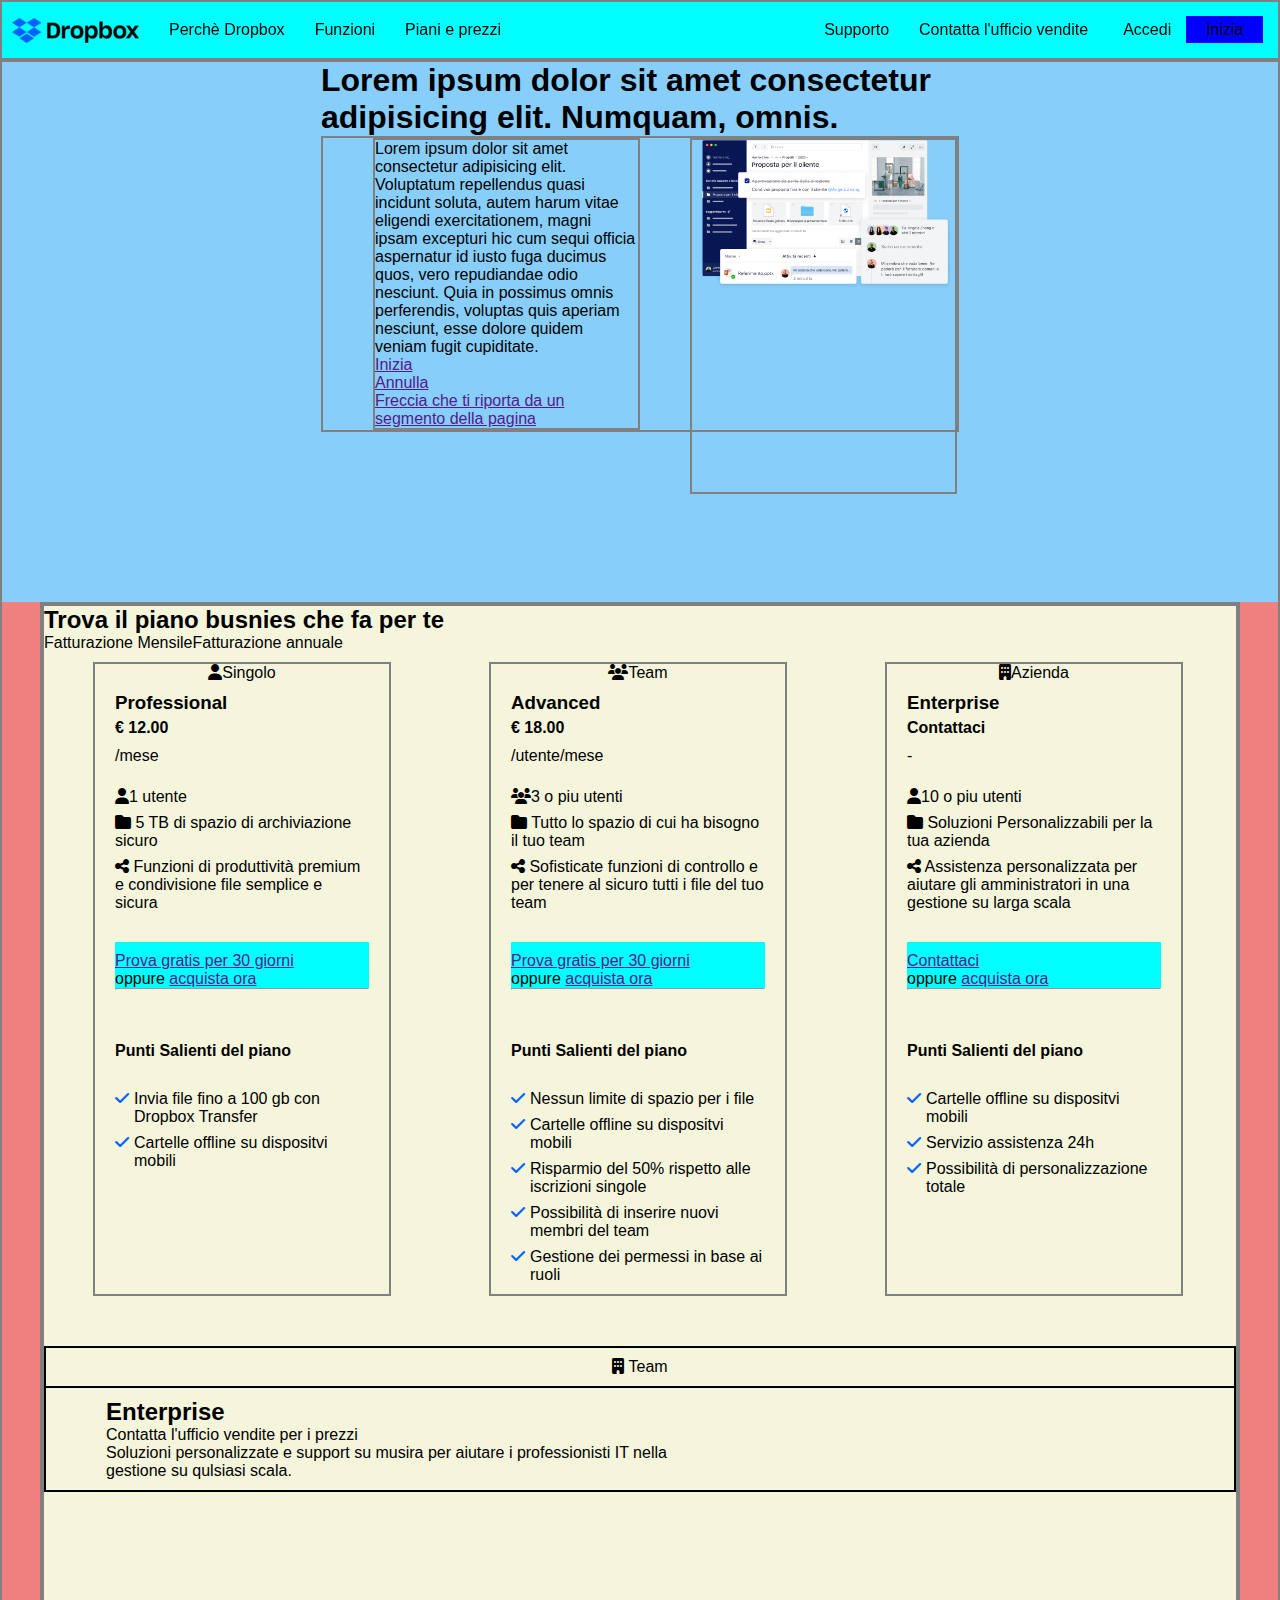
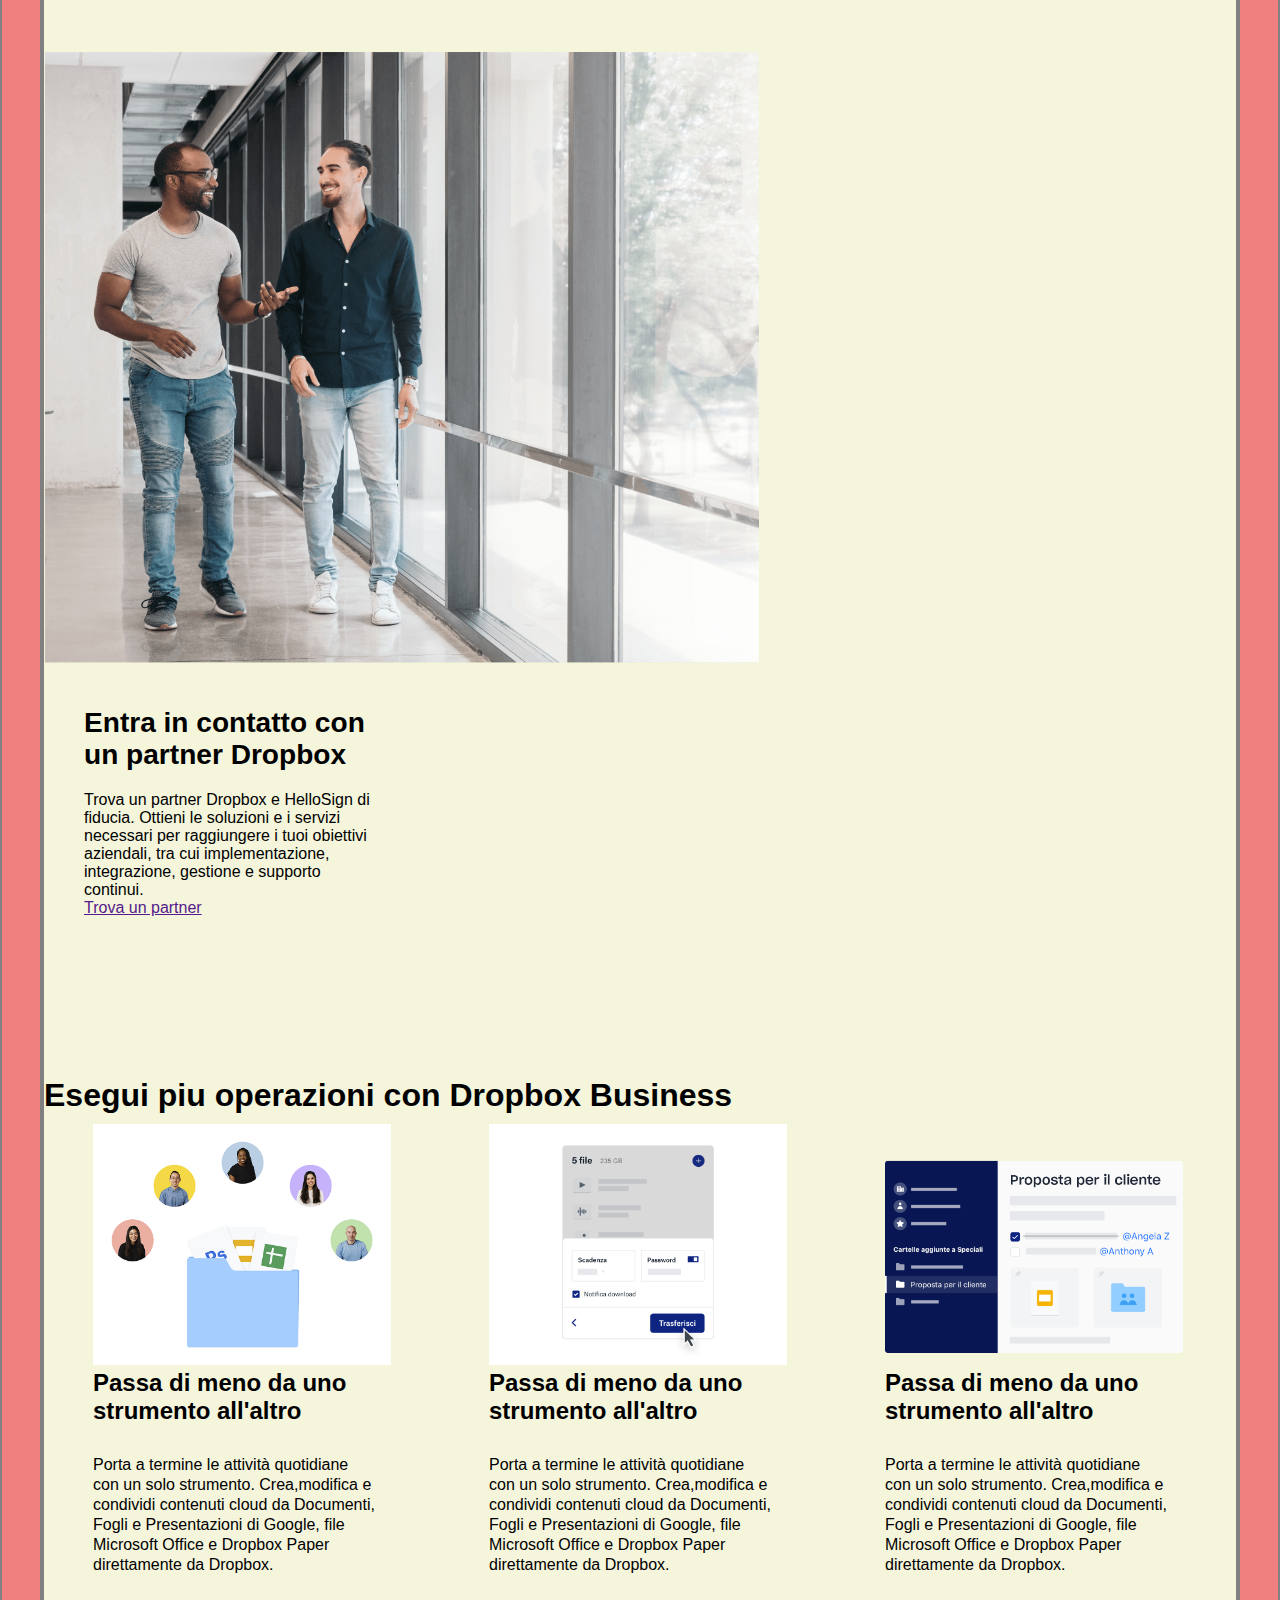
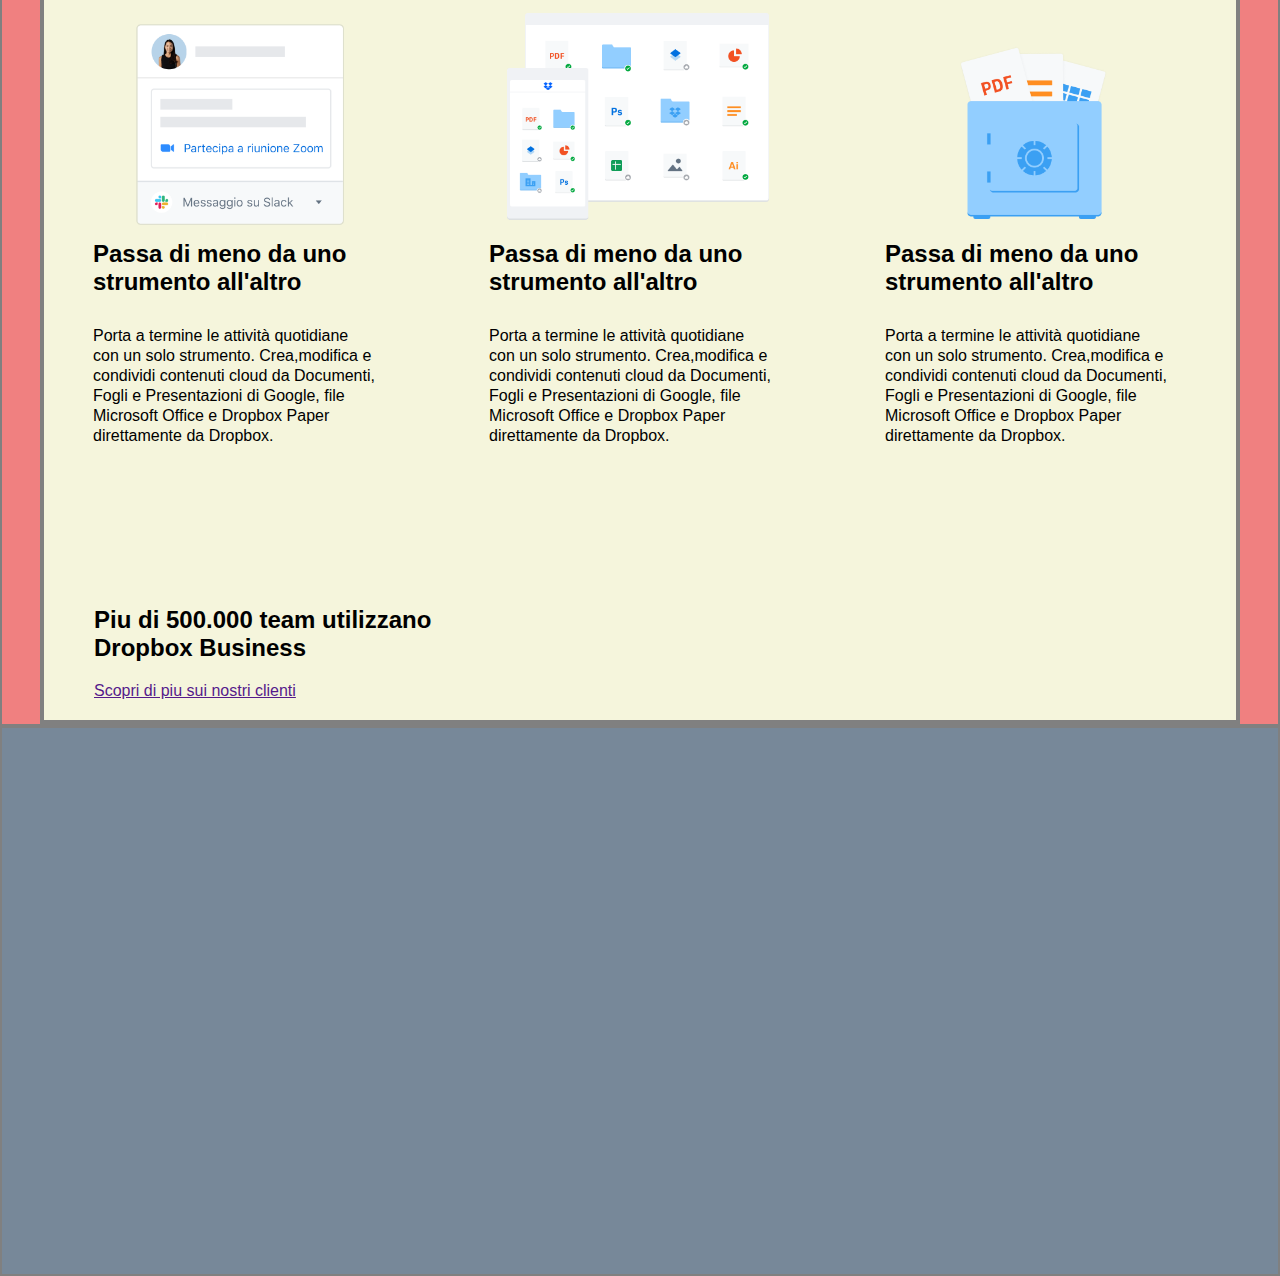
<file: index.html>
<!DOCTYPE html>
<html lang="en">

<head>
    <meta charset="UTF-8">
    <meta name="viewport" content="width=device-width, initial-scale=1.0">
    <link rel="stylesheet" href="https://cdnjs.cloudflare.com/ajax/libs/font-awesome/6.7.2/css/all.min.css"
        integrity="sha512-Evv84Mr4kqVGRNSgIGL/F/aIDqQb7xQ2vcrdIwxfjThSH8CSR7PBEakCr51Ck+w+/U6swU2Im1vVX0SVk9ABhg=="
        crossorigin="anonymous" referrerpolicy="no-referrer" />

    <link rel="stylesheet" href="./css/style.css">
    <title>Dropbox</title>
</head>

<body class="debug">

    <header class="site_header">
        <div class="nav_header">
            <div class="logo_header">
                <img src="./img/logo-small.png" alt="Logo Dropbox">

                <div class="list_left_header">
                    <ul class="list_flex list_left">
                        <li><a href="">Perchè Dropbox</a></li>
                        <li><a href="">Funzioni</a></li>
                        <li><a href="">Piani e prezzi</a></li>
                    </ul>
                </div>
            </div>
            <div class="list_right_header">
                <ul class="list_flex list_right">
                    <li><a href="">Supporto</a></li>
                    <li><a href="">Contatta l'ufficio vendite</a></li>

                </ul>
                <div class="button">
                    <span><a href="">Accedi</a>
                    </span><span class="bt_blue"><a href="">Inizia</a></span>
                </div>

            </div>

        </div>

    </header>

    <main class="site_main">
        <section class="jumbo">
            <div class="container_desc_jumbo">
                <div class="title_jumbo">
                    <h1>Lorem ipsum dolor sit amet consectetur adipisicing elit. Numquam, omnis.</h1>
                </div>
                <div class="container_desc_img_jumbo  ">
                    <div class="desc_jumbo col-6 ">
                        <p>Lorem ipsum dolor sit amet consectetur adipisicing elit. Voluptatum repellendus quasi
                            incidunt soluta, autem harum vitae eligendi exercitationem, magni ipsam excepturi hic cum
                            sequi officia aspernatur id iusto fuga ducimus quos, vero repudiandae odio nesciunt. Quia in
                            possimus omnis perferendis, voluptas quis aperiam nesciunt, esse dolore quidem veniam fugit
                            cupiditate.</p>
                        <div class="button_start_trial">
                            <a href="">Inizia</a>
                        </div>
                        <div class="button_cancel">
                            <a href="">Annulla</a>
                        </div>
                        <div class="down_arrow">
                            <a href="">Freccia che ti riporta da un segmento della pagina</a>
                        </div>
                    </div>
                    <div class="img_jumbo col-6 ">
                        <img src="./img/jumbo.png" alt="">
                    </div>

                </div>
            </div>
        </section>
        <div class="container_sections">
            <section class="plan">
                <div class="title_section_plan">
                    <h2>Trova il piano busnies che fa per te</h2>
                </div>
                <div class="option_payement">
                    <span>Fatturazione Mensile</span><span>Fatturazione annuale</span>
                </div>
                <div class="plans_payament">

                    <!-- ss -->

                    <!-- inizio colonna Professional -->
                    <div class="plan_col col-3 col_professional">
                        <div class="plan_type">
                            <p><i class="fa-solid fa-user"></i>Singolo</p>
                        </div>
                        <div class="desc_plan_professional">
                            <div class="info_price_plan">
                                <div class="info_title_plan">
                                    <div class="title_plan">
                                        <h3>Professional</h3>
                                    </div>
                                    <div class="list_title_plan">
                                        <ul>
                                            <li class="price"><strong>&euro; 12.00</strong></li>
                                            <li class="txt_grey">/mese</li>
                                        </ul>
                                    </div>
                                </div>
                                <div class="desc_lis_plan">
                                    <ul>
                                        <li class="for_one"><i class="fa-solid fa-user"></i>1 utente</li>
                                        <li class="storage_space"><i class="fa-solid fa-folder"></i> 5 TB di spazio di
                                            archiviazione sicuro
                                        </li>
                                        <li class="share"><i class="fa-solid fa-share-nodes"></i> Funzioni di
                                            produttività premium e
                                            condivisione file semplice e sicura</li>
                                    </ul>
                                </div>
                            </div>
                            <div class="try_trial">
                                <p class="bt_blue"><a href="">Prova gratis per 30 giorni</a></p>
                                <p class="else">oppure <a href="">acquista ora</a></p>
                            </div>
                            <hr>
                            <div class="points_plane">
                                <div class="title_section_point">
                                    <h4>Punti Salienti del piano</h4>
                                </div>
                                <div class="list_point">
                                    <ul>

                                        <li><span><i class="fa-solid fa-check"></i></span> Invia file fino a 100 gb con
                                            Dropbox
                                            Transfer</li>
                                        <li><span><i class="fa-solid fa-check"></i></span> Cartelle offline su
                                            dispositvi
                                            mobili</li>
                                    </ul>
                                </div>
                            </div>
                        </div>
                    </div>
                    <!-- fine colonna -->

                    <!-- inizio colonna Advanced -->
                    <div class="plan_col col-3 col_advanced">
                        <div class="plan_type">
                            <p><i class="fa-solid fa-users"></i>Team</p>
                        </div>
                        <div class="desc_plan_advanced">
                            <div class="info_price_plan">
                                <div class="info_title_plan">
                                    <div class="title_plan">
                                        <h3>Advanced</h3>
                                    </div>
                                    <div class="list_title_plan">
                                        <ul>
                                            <li class="price"><strong>&euro; 18.00</strong></li>
                                            <li class="txt_grey">/utente/mese</li>
                                        </ul>
                                    </div>
                                </div>
                                <div class="desc_lis_plan">
                                    <ul>
                                        <li class="for_one"><i class="fa-solid fa-users"></i>3 o piu utenti</li>
                                        <li class="storage_space"><i class="fa-solid fa-folder"></i> Tutto lo spazio di
                                            cui ha bisogno il
                                            tuo team
                                        </li>
                                        <li class="share"> <i class="fa-solid fa-share-nodes"></i> Sofisticate funzioni
                                            di controllo e per
                                            tenere al sicuro tutti i file del tuo team</li>
                                    </ul>
                                </div>
                            </div>
                            <div class="try_trial">
                                <p class="bt_blue"><a href="">Prova gratis per 30 giorni</a></p>
                                <p class="else">oppure <a href="">acquista ora</a></p>
                            </div>
                            <hr>
                            <div class="points_plane">
                                <div class="title_section_point">
                                    <h4>Punti Salienti del piano</h4>
                                </div>
                                <div class="list_point">
                                    <ul>
                                        <li><span><i class="fa-solid fa-check"></i></span>
                                            Nessun limite di spazio per i file
                                        </li>
                                        <li><span><i class="fa-solid fa-check"></i></span> Cartelle offline su
                                            dispositvi
                                            mobili</li>
                                        <li><span><i class="fa-solid fa-check"></i></span> Risparmio del 50% rispetto
                                            alle
                                            iscrizioni singole</li>
                                        <li><span><i class="fa-solid fa-check"></i></span> Possibilità di inserire nuovi
                                            membri
                                            del team</li>
                                        <li><span><i class="fa-solid fa-check"></i></span> Gestione dei permessi in base
                                            ai
                                            ruoli</li>

                                    </ul>
                                </div>
                            </div>
                        </div>
                    </div>
                    <!-- fine colonna -->

                    <!-- inizio colonna Enterprise -->
                    <div class="plan_col col-3 col_enterprise">
                        <div class="plan_type">
                            <p><i class="fa-solid fa-building"></i>Azienda</p>
                        </div>
                        <div class="desc_plan_enterprise">
                            <div class="info_price_plan">
                                <div class="info_title_plan">
                                    <div class="title_plan">
                                        <h3>Enterprise</h3>
                                    </div>
                                    <div class="list_title_plan">
                                        <ul>
                                            <li class="price"><strong>Contattaci</strong></li>
                                            <li class="txt_grey">-</li>
                                        </ul>
                                    </div>
                                </div>
                                <div class="desc_lis_plan">
                                    <ul>
                                        <li class="for_one"><i class="fa-solid fa-user"></i>10 o piu utenti</li>
                                        <li class="storage_space"><i class="fa-solid fa-folder"></i> Soluzioni
                                            Personalizzabili per la tua
                                            azienda
                                        </li>
                                        <li class="share"> <i class="fa-solid fa-share-nodes"></i> Assistenza
                                            personalizzata per aiutare gli
                                            amministratori in una gestione su larga scala</li>
                                    </ul>
                                </div>
                            </div>
                            <div class="try_trial">
                                <p class="bt_blue"><a href="">Contattaci</a></p>
                                <p class="else">oppure <a href="">acquista ora</a></p>
                            </div>
                            <hr>
                            <div class="points_plane">
                                <div class="title_section_point">
                                    <h4>Punti Salienti del piano</h4>
                                </div>
                                <div class="list_point">
                                    <ul>

                                        <li><span class="check_blue"><span><i
                                                        class="fa-solid fa-check"></i></span></span>
                                            Cartelle offline su dispositvi
                                            mobili</li>
                                        <li><span class="check_blue"><span><i
                                                        class="fa-solid fa-check"></i></span></span>
                                            Servizio assistenza 24h</li>
                                        <li><span class="check_blue"><span><i
                                                        class="fa-solid fa-check"></i></span></span>
                                            Possibilità di personalizzazione
                                            totale</li>
                                    </ul>
                                </div>
                            </div>
                        </div>
                    </div>
                    <!-- fine colonna -->

                </div>
                <div class="col-12 col_team_enterprise">
                    <div class="icon_plan">
                        <p><i class="fa-solid fa-building"></i> Team</p>
                    </div>
                    <div class="plan_col d_flex col_int_team">
                        <div class="col-6">
                            <div class=".title_plan">
                                <h2>Enterprise</h2>
                            </div>
                            <div class="desc_plan_team_enterspise">
                                <p>Contatta l'ufficio vendite per i prezzi</p>
                            </div>
                            <div class="info_plan_team_enterprise">
                                <p>Soluzioni personalizzate e support su musira per aiutare i professionisti IT nella
                                    gestione su qulsiasi scala.</p>
                            </div>
                        </div>

                    </div>
                </div>
                <div class="partner_drop ">
                    <div class="container_partner d_flexx  ">
                        <div class="cont_img"><img src="./img/partner.png" alt=""></div>
                        <div class="text_partner">
                            <div class="title_partner">
                                <h3>
                                    Entra in contatto con un partner Dropbox
                                </h3>
                            </div>
                            <div class="desc_partner">
                                <p>Trova un partner Dropbox e HelloSign di fiducia. Ottieni le soluzioni e i servizi
                                    necessari per raggiungere i tuoi obiettivi aziendali, tra cui implementazione,
                                    integrazione, gestione e supporto continui.</p>
                                <div class="bt_partner">
                                    </span><span class="bt_blue"><a href="">Trova un partner</a></span>
                                </div>
                            </div>

                        </div>
                    </div>
                </div>
                <section>
                    <div class="more_cards">
                        <div class="title_section_cards">
                            <h1>
                                Esegui piu operazioni con Dropbox Business
                            </h1>
                        </div>
                        <div class="cards d_flex">
                            <div class="col-3 card_switching">
                                <div class="img_card">
                                    <img src="./img/business-feature-switching-tools.png" alt="">
                                </div>
                                <div class="title_card title_card_switching">
                                    <h2>Passa di meno da uno strumento all'altro</h2>
                                </div>
                                <div class="desc_card desc_card_switching">
                                    <p>Porta a termine le attività quotidiane con un solo strumento. Crea,modifica e
                                        condividi contenuti cloud da Documenti, Fogli e Presentazioni di Google, file
                                        Microsoft Office e Dropbox Paper direttamente da Dropbox.</p>
                                </div>

                            </div>
                            <div class="col-3 card_send_files">
                                <div class="img_card img_card_send_files">
                                    <img src="./img/business-feature-send-files-it.png" alt="">
                                </div>
                                <div class="title_card title_card_send_files">
                                    <h2>Passa di meno da uno strumento all'altro</h2>
                                </div>
                                <div class="desc_card desc_card_send_files">
                                    <p>Porta a termine le attività quotidiane con un solo strumento. Crea,modifica e
                                        condividi contenuti cloud da Documenti, Fogli e Presentazioni di Google, file
                                        Microsoft Office e Dropbox Paper direttamente da Dropbox.</p>
                                </div>

                            </div>
                            <div class="col-3 card_coordinate">
                                <div class="img_card img_card_coordinate">
                                    <img src="./img/business-feature-coordinate-it.png" alt="">
                                </div>
                                <div class="title_card title_card_coordinate">
                                    <h2>Passa di meno da uno strumento all'altro</h2>
                                </div>
                                <div class="desc_card desc_card_coordinate">
                                    <p>Porta a termine le attività quotidiane con un solo strumento. Crea,modifica e
                                        condividi contenuti cloud da Documenti, Fogli e Presentazioni di Google, file
                                        Microsoft Office e Dropbox Paper direttamente da Dropbox.</p>
                                </div>

                            </div>

                            <div class="col-3 card_integration">
                                <div class="img_card img_card_integration">
                                    <img src="./img/business-feature-integrations-it.png" alt="">
                                </div>
                                <div class="title_card title_card_integration">
                                    <h2>Passa di meno da uno strumento all'altro</h2>
                                </div>
                                <div class="desc_card desc_card_integration">
                                    <p>Porta a termine le attività quotidiane con un solo strumento. Crea,modifica e
                                        condividi contenuti cloud da Documenti, Fogli e Presentazioni di Google, file
                                        Microsoft Office e Dropbox Paper direttamente da Dropbox.</p>
                                </div>

                            </div>
                            <div class="col-3 card_multidevice">
                                <div class="img_card img_card_multidevice">
                                    <img src="./img/business-feature-multi-device.png" alt="">
                                </div>
                                <div class="title_card title_card_multidevice">
                                    <h2>Passa di meno da uno strumento all'altro</h2>
                                </div>
                                <div class="desc_card desc_card_multidevice">
                                    <p>Porta a termine le attività quotidiane con un solo strumento. Crea,modifica e
                                        condividi contenuti cloud da Documenti, Fogli e Presentazioni di Google, file
                                        Microsoft Office e Dropbox Paper direttamente da Dropbox.</p>
                                </div>

                            </div>
                            <div class="col-3 card_security">
                                <div class="img_card img_card_security">
                                    <img src="./img/business-feature-security.png" alt="">
                                </div>
                                <div class="title_card title_card_security">
                                    <h2>Passa di meno da uno strumento all'altro</h2>
                                </div>
                                <div class="desc_card desc_card_security">
                                    <p>Porta a termine le attività quotidiane con un solo strumento. Crea,modifica e
                                        condividi contenuti cloud da Documenti, Fogli e Presentazioni di Google, file
                                        Microsoft Office e Dropbox Paper direttamente da Dropbox.</p>
                                </div>

                            </div>
                        </div>


                    </div>
                    <section>
                        <div class="scopri">
                            <div class="title_scopri">
                                <h2>Piu di 500.000 team utilizzano Dropbox Business</h2>
                            </div>
                            <div class="call_to_action">
                                <a href="">Scopri di piu sui nostri clienti</a>
                            </div>
                        </div>
                    </section>
                </section>
            </section>
        </div>


    </main>


    <footer class="site_footer">



    </footer>


</body>

</html>
</file>
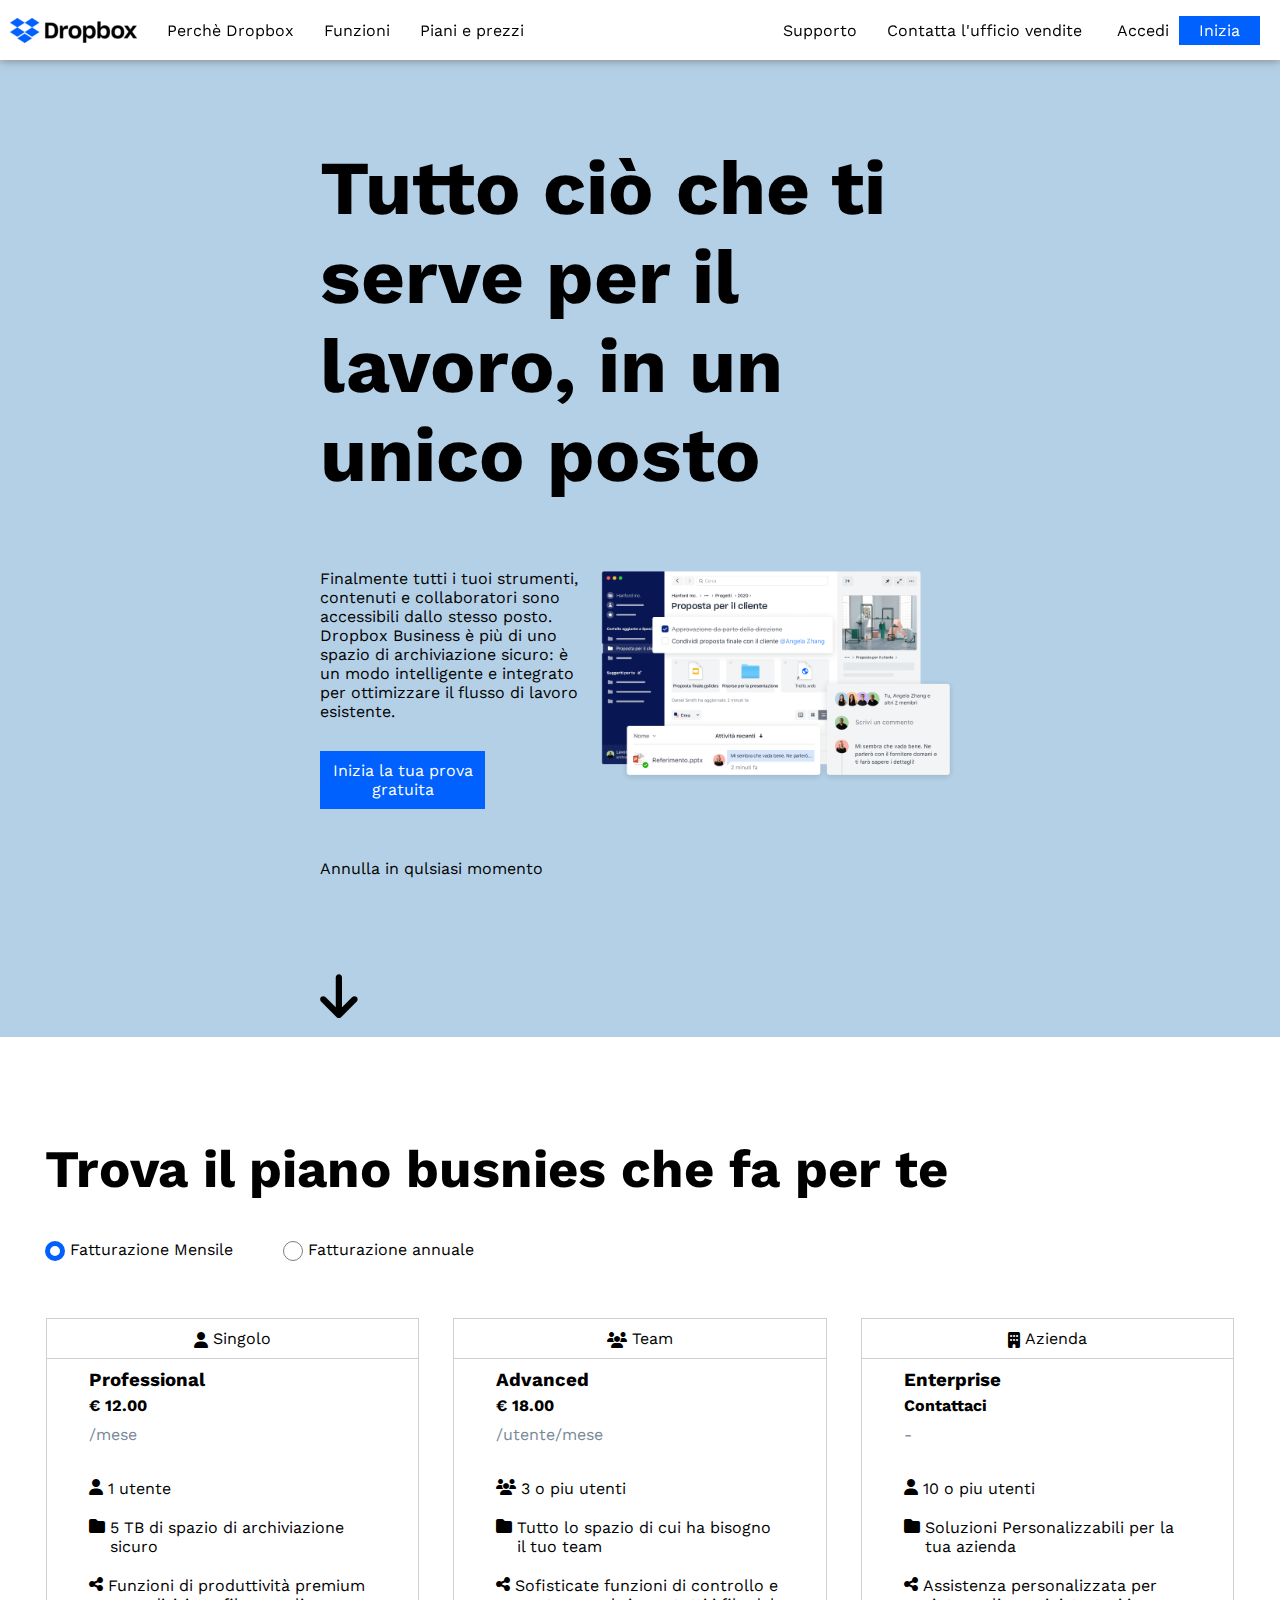
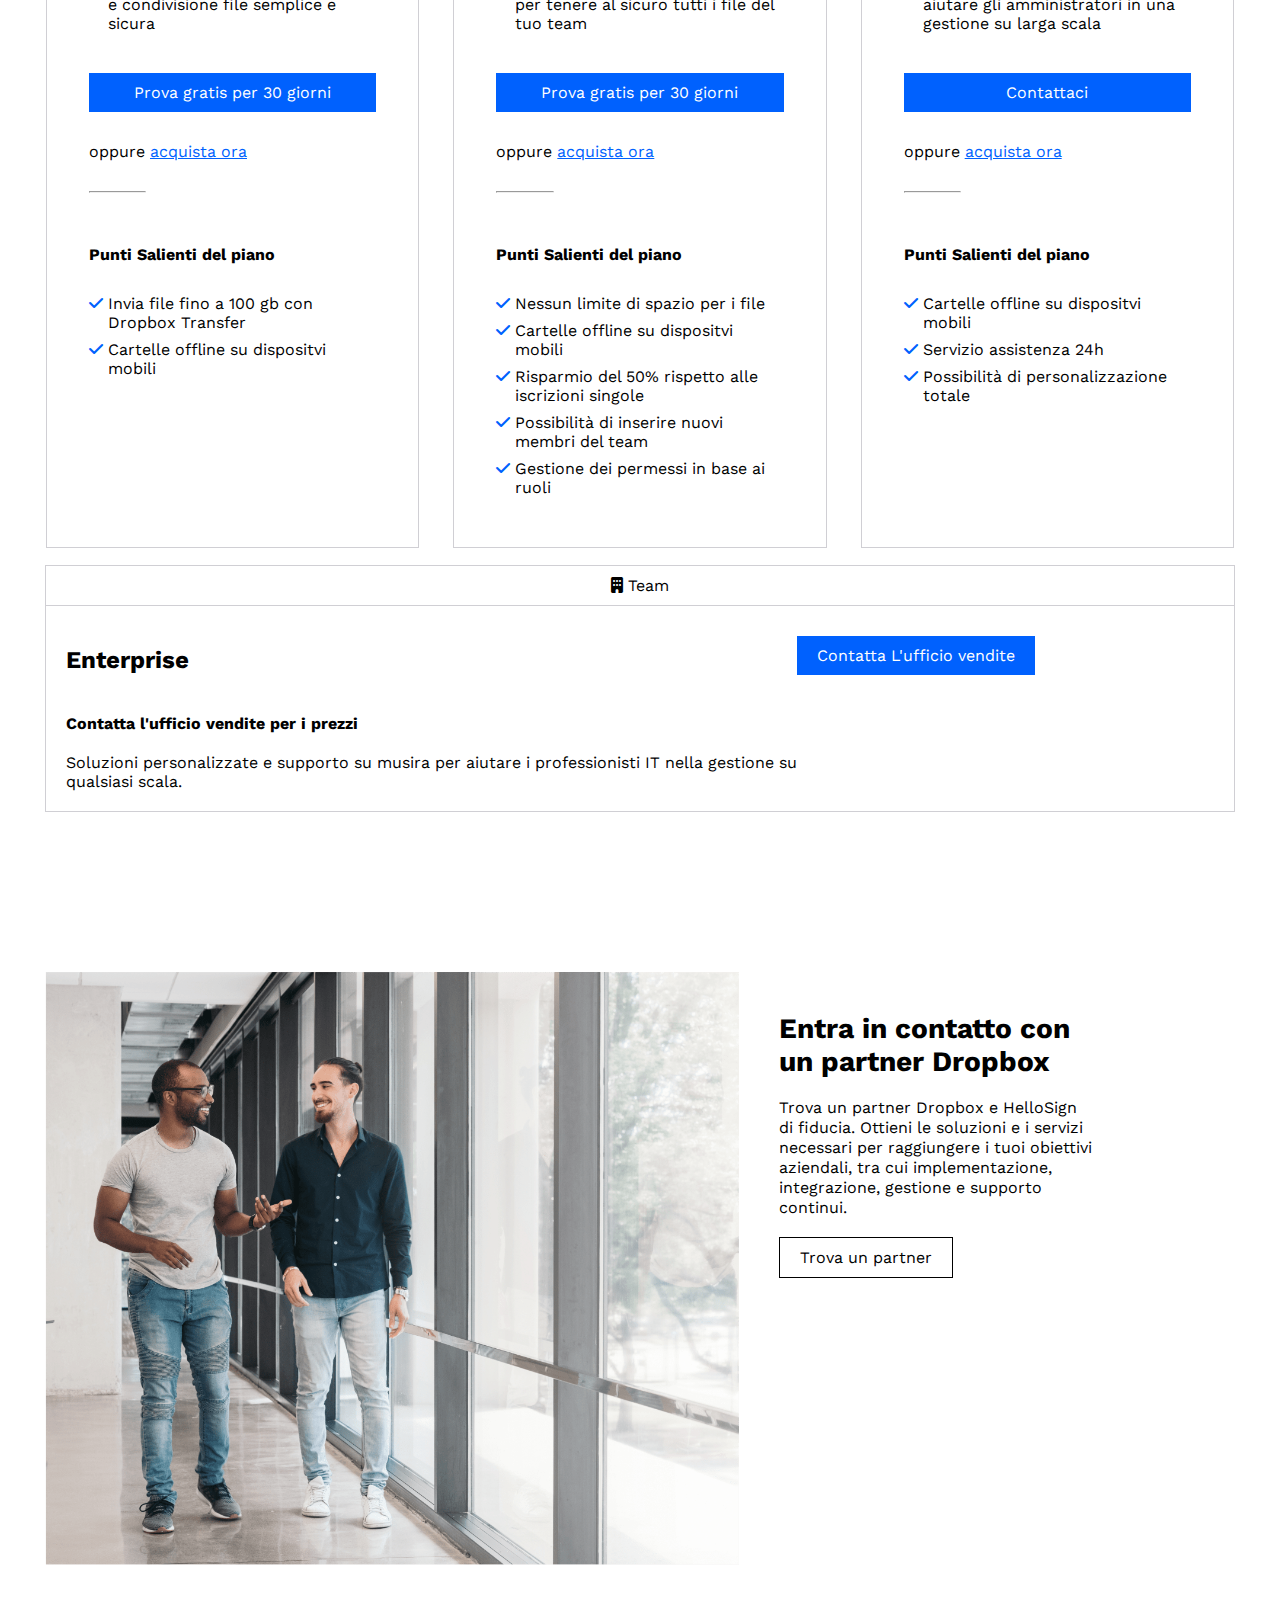
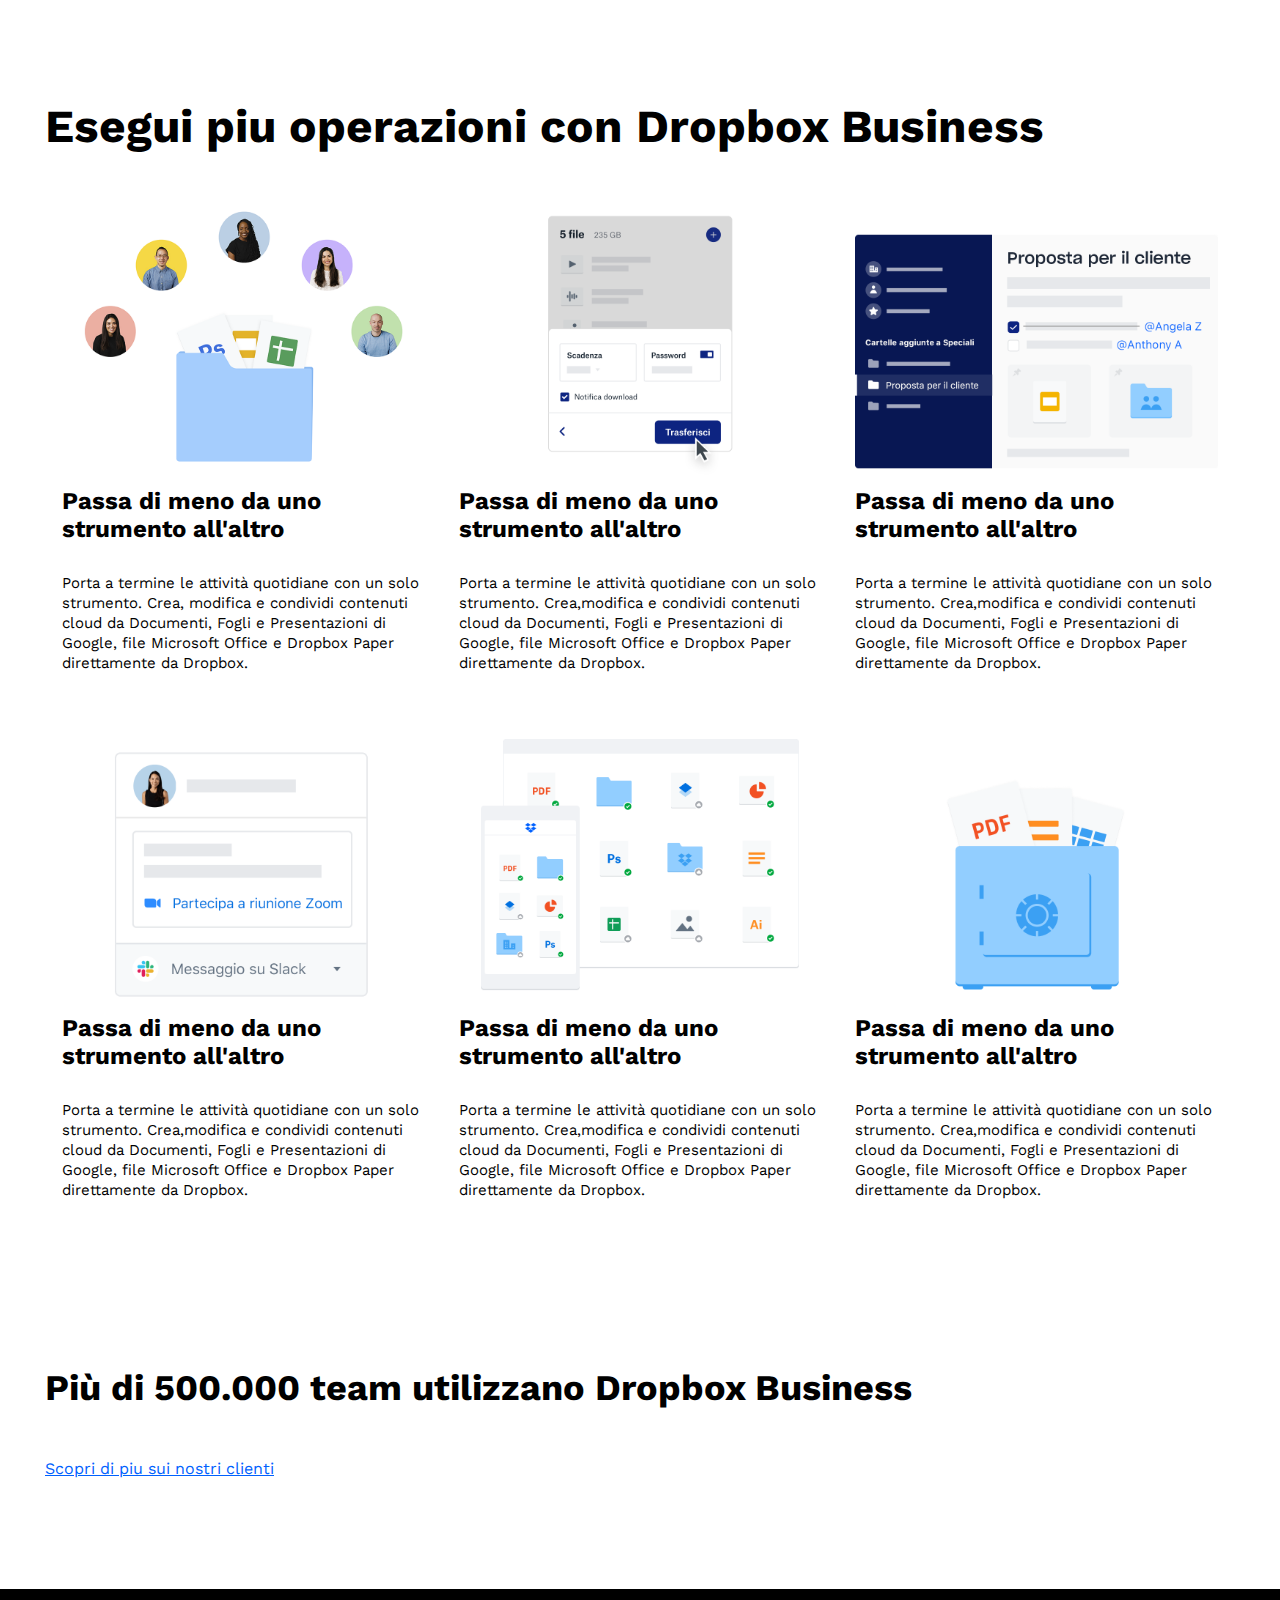
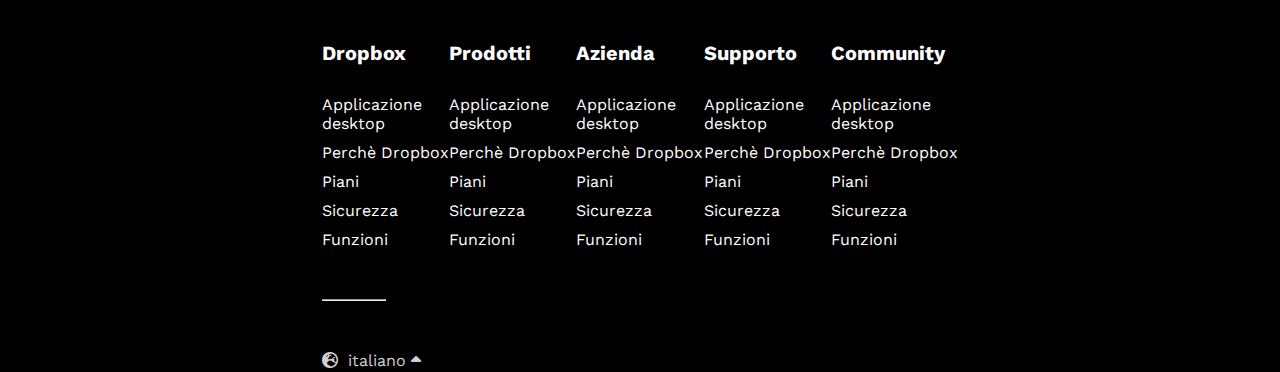
<file: Bonus/index.html>
<!DOCTYPE html>
<html lang="en">

<head>
    <meta charset="UTF-8">
    <meta name="viewport" content="width=device-width, initial-scale=1.0">
    <link rel="preconnect" href="https://fonts.googleapis.com">
    <link rel="preconnect" href="https://fonts.gstatic.com" crossorigin>
    <link href="https://fonts.googleapis.com/css2?family=Work+Sans:ital,wght@0,100..900;1,100..900&display=swap"
        rel="stylesheet">
    <link rel="stylesheet" href="https://cdnjs.cloudflare.com/ajax/libs/font-awesome/6.7.2/css/all.min.css"
        integrity="sha512-Evv84Mr4kqVGRNSgIGL/F/aIDqQb7xQ2vcrdIwxfjThSH8CSR7PBEakCr51Ck+w+/U6swU2Im1vVX0SVk9ABhg=="
        crossorigin="anonymous" referrerpolicy="no-referrer" />

    <link rel="stylesheet" href="./css/style.css">
    <title>Dropbox</title>
</head>

<body class="debug">

    <header class="site_header">
        <div class="nav_header">
            <div class="logo_header">

                <a class="ancor_logo" href="./index.html"><img src="./img/logo-small.png" alt="Logo Dropbox"></a>

                <div class="list_left_header">

                    <ul class="list_flex list_left">
                        <li><a href="./perchè.html">Perchè Dropbox</a></li>
                        <li><a href="">Funzioni</a></li>
                        <li><a href="">Piani e prezzi</a></li>
                    </ul>
                </div>
            </div>
            <div class="list_right_header">
                <ul class="list_flex list_right">
                    <li><a href="">Supporto</a></li>
                    <li><a href="">Contatta l'ufficio vendite</a></li>

                </ul>



                <div class="button">
                    <span><a href="./login.html">Accedi</a>
                    </span><span class="bt_blue"><a href="">Inizia</a></span>
                </div>

            </div>

        </div>

    </header>

    <main class="site_main">
        <section class="jumbo">
            <div class="container_desc_jumbo ">
                <div class="title_jumbo">
                    <h1>
                        Tutto ciò che ti serve per il lavoro, in un unico posto
                    </h1>
                </div>

                <div class="container_desc_img_jumbo  ">
                    <div class="desc_jumbo col-5 mobile_responsive12">
                        <div class="txt_jumbo ">
                            <p>Finalmente tutti i tuoi strumenti, contenuti e collaboratori sono accessibili dallo
                                stesso
                                posto.
                                Dropbox Business è più di uno spazio di archiviazione sicuro: è un modo intelligente e
                                integrato per ottimizzare il flusso di lavoro esistente.
                            </p>
                        </div>
                        <div class="button_start_trial bt_blue">
                            <span><a href="">Inizia la tua prova gratuita</a></span>
                        </div>
                        <div class="button_cancel">
                            <a href="">Annulla in qulsiasi momento</a>
                        </div>
                        <div class="down_arrow">
                            <a href="#link_more_cards"><i class="fa-solid fa-arrow-down"></i></a>
                        </div>
                    </div>
                    <div class="img_jumbo  col-7 mobile_responsive12">
                        <img src="./img/jumbo.png" alt="">
                    </div>

                </div>
            </div>
        </section>
        <div class="container_sections">

            <section class="plan">
                <div class="title_section_plan">
                    <h2>Trova il piano busnies che fa per te</h2>
                </div>
                <div class="option_payement">
                    <div class="circle ">
                        <div class="month_payament">
                            <span class="circle_blue"></span><span>Fatturazione Mensile</span>
                        </div>
                        <div class="year_payament">
                            <span class="circle_grey"></span><span>Fatturazione
                                annuale</span>
                        </div>
                    </div>
                </div>
                <div class="plans_payament flex_column">




                    <div class="plan_col col-4 col_professional mobile_responsive12">
                        <div class="plan_type">
                            <p><i class="fa-solid fa-user"></i>Singolo</p>
                        </div>
                        <div class="desc_plan_professional">
                            <div class="info_price_plan">
                                <div class="info_title_plan">
                                    <div class="title_plan">
                                        <h3>Professional</h3>
                                    </div>
                                    <div class="list_title_plan">
                                        <ul>
                                            <li class="price"><strong>&euro; 12.00</strong></li>
                                            <li class="txt_grey">/mese</li>
                                        </ul>
                                    </div>
                                </div>
                                <div class="desc_lis_plan">
                                    <ul>
                                        <li class="for_one"><i class="fa-solid fa-user"></i>1 utente</li>
                                        <li class="storage_space"><i class="fa-solid fa-folder"></i> 5 TB di spazio di
                                            archiviazione sicuro
                                        </li>
                                        <li class="share"><i class="fa-solid fa-share-nodes"></i> Funzioni di
                                            produttività premium e
                                            condivisione file semplice e sicura</li>
                                    </ul>
                                </div>
                            </div>
                            <div class="try_trial">
                                <p class="bt_blue"><a href="">Prova gratis per 30 giorni</a></p>
                                <p class="else">oppure <a href="">acquista ora</a></p>
                            </div>
                            <hr>
                            <div class="points_plane">
                                <div class="title_section_point">
                                    <h4>Punti Salienti del piano</h4>
                                </div>
                                <div class="list_point">
                                    <ul>

                                        <li><span><i class="fa-solid fa-check"></i></span> Invia file fino a 100 gb con
                                            Dropbox
                                            Transfer</li>
                                        <li><span><i class="fa-solid fa-check"></i></span> Cartelle offline su
                                            dispositvi
                                            mobili</li>
                                    </ul>
                                </div>
                            </div>
                        </div>
                    </div>
                    <!-- fine colonna -->

                    <!-- inizio colonna Advanced -->
                    <div class="plan_col col-4 col_advanced mobile_responsive12">
                        <div class="plan_type">
                            <p><i class="fa-solid fa-users"></i>Team</p>
                        </div>
                        <div class="desc_plan_advanced">
                            <div class="info_price_plan">
                                <div class="info_title_plan">
                                    <div class="title_plan">
                                        <h3>Advanced</h3>
                                    </div>
                                    <div class="list_title_plan">
                                        <ul>
                                            <li class="price"><strong>&euro; 18.00</strong></li>
                                            <li class="txt_grey">/utente/mese</li>
                                        </ul>
                                    </div>
                                </div>
                                <div class="desc_lis_plan">
                                    <ul>
                                        <li class="for_one"><i class="fa-solid fa-users"></i>3 o piu utenti</li>
                                        <li class="storage_space"><i class="fa-solid fa-folder"></i> Tutto lo spazio di
                                            cui ha bisogno il
                                            tuo team
                                        </li>
                                        <li class="share"> <i class="fa-solid fa-share-nodes"></i> Sofisticate funzioni
                                            di controllo e per
                                            tenere al sicuro tutti i file del tuo team</li>
                                    </ul>
                                </div>
                            </div>
                            <div class="try_trial">
                                <p class="bt_blue"><a href="">Prova gratis per 30 giorni</a></p>
                                <p class="else">oppure <a href="">acquista ora</a></p>
                            </div>
                            <hr>
                            <div class="points_plane">
                                <div class="title_section_point">
                                    <h4>Punti Salienti del piano</h4>
                                </div>
                                <div class="list_point">
                                    <ul>
                                        <li><span><i class="fa-solid fa-check"></i></span>
                                            Nessun limite di spazio per i file
                                        </li>
                                        <li><span><i class="fa-solid fa-check"></i></span> Cartelle offline su
                                            dispositvi
                                            mobili</li>
                                        <li><span><i class="fa-solid fa-check"></i></span> Risparmio del 50% rispetto
                                            alle
                                            iscrizioni singole</li>
                                        <li><span><i class="fa-solid fa-check"></i></span> Possibilità di inserire nuovi
                                            membri
                                            del team</li>
                                        <li><span><i class="fa-solid fa-check"></i></span> Gestione dei permessi in base
                                            ai
                                            ruoli</li>

                                    </ul>
                                </div>
                            </div>
                        </div>
                    </div>
                    <!-- fine colonna -->

                    <!-- inizio colonna Enterprise -->
                    <div class="plan_col col-4 col_enterprise mobile_responsive12">
                        <div class="plan_type">
                            <p><i class="fa-solid fa-building"></i>Azienda</p>
                        </div>
                        <div class="desc_plan_enterprise">
                            <div class="info_price_plan">
                                <div class="info_title_plan">
                                    <div class="title_plan">
                                        <h3>Enterprise</h3>
                                    </div>
                                    <div class="list_title_plan">
                                        <ul>
                                            <li class="price"><strong>Contattaci</strong></li>
                                            <li class="txt_grey">-</li>
                                        </ul>
                                    </div>
                                </div>
                                <div class="desc_lis_plan">
                                    <ul>
                                        <li class="for_one"><i class="fa-solid fa-user"></i>10 o piu utenti</li>
                                        <li class="storage_space"><i class="fa-solid fa-folder"></i> Soluzioni
                                            Personalizzabili per la tua
                                            azienda
                                        </li>
                                        <li class="share"> <i class="fa-solid fa-share-nodes"></i> Assistenza
                                            personalizzata per aiutare gli
                                            amministratori in una gestione su larga scala</li>
                                    </ul>
                                </div>
                            </div>
                            <div class="try_trial">
                                <p class="bt_blue"><a href="">Contattaci</a></p>
                                <p class="else">oppure <a href="">acquista ora</a></p>
                            </div>
                            <hr>
                            <div class="points_plane">
                                <div class="title_section_point">
                                    <h4>Punti Salienti del piano</h4>
                                </div>
                                <div class="list_point">
                                    <ul>

                                        <li><span class="check_blue"><span><i
                                                        class="fa-solid fa-check"></i></span></span>
                                            Cartelle offline su dispositvi
                                            mobili</li>
                                        <li><span class="check_blue"><span><i
                                                        class="fa-solid fa-check"></i></span></span>
                                            Servizio assistenza 24h</li>
                                        <li><span class="check_blue"><span><i
                                                        class="fa-solid fa-check"></i></span></span>
                                            Possibilità di personalizzazione
                                            totale</li>
                                    </ul>
                                </div>
                            </div>
                        </div>
                    </div>
                    <!-- fine colonna -->

                </div>
                <div class="col-12 col_team_enterprise ">
                    <div class="icon_plan">
                        <p><i class="fa-solid fa-building"></i> Team</p>
                    </div>
                    <div class="plan_col d_flex col_int_team">
                        <div class="big_plan_enter flex_column ">
                            <div class="desc_plan_team">
                                <div class="title_plan">
                                    <h2>Enterprise</h2>
                                </div>
                                <div class="desc_plan_team_enterspise">
                                    <p><strong>Contatta l'ufficio vendite per i prezzi</strong></p>
                                </div>
                                <div class="info_plan_team_enterprise">
                                    <p>Soluzioni personalizzate e supporto su musira per aiutare i professionisti IT
                                        nella
                                        gestione su <br>qualsiasi scala.</p>
                                </div>
                            </div>
                            <div class="btt">
                                <span class="bt_blue"><a href="">Contatta L'ufficio vendite</a></span>
                            </div>
                        </div>

                    </div>
                </div>


                <!-- posso dare anche qua un col-5 e un col-7 agli elementi-->
                <div class="partner_drop ">
                    <div class="container_partner d_flexx  flex_column">
                        <div class="cont_img col-7 mobile_responsive12"><img src="./img/partner.png" alt=""></div>
                        <div class="text_partner col-5 mobile_responsive12">
                            <div class="title_partner ">
                                <h3>
                                    Entra in contatto con un partner Dropbox
                                </h3>
                            </div>
                            <div class="desc_partner ">
                                <p>Trova un partner Dropbox e HelloSign <br>di fiducia. Ottieni le soluzioni e i servizi
                                    <br>
                                    necessari per raggiungere i tuoi obiettivi <br> aziendali, tra cui
                                    implementazione,<br>
                                    integrazione, gestione e supporto <br>continui.
                                </p>
                                <div class="bt_partner">
                                    <span class="bt_blue"><a href="">Trova un partner</a></span>
                                </div>
                            </div>

                        </div>
                    </div>
                </div>
                <section id="link_more_cards">
                    <div class="more_cards">
                        <div class="title_section_cards title_size ">
                            <h1>
                                Esegui piu operazioni con Dropbox Business
                            </h1>
                        </div>
                        <div class="cards d_flex">
                            <div class="col-4 card_switching mobile_responsive6">
                                <div class="img_card">
                                    <img src="./img/business-feature-switching-tools.png" alt="">
                                </div>
                                <div class="title_card title_card_switching">
                                    <h2>Passa di meno da uno strumento all'altro</h2>
                                </div>
                                <div class="desc_card desc_card_switching">
                                    <p>Porta a termine le attività quotidiane con un solo strumento. Crea, modifica e
                                        condividi contenuti cloud da Documenti, Fogli e Presentazioni di Google, file
                                        Microsoft Office e Dropbox Paper direttamente da Dropbox.</p>
                                </div>

                            </div>
                            <div class="col-4 card_send_files mobile_responsive6">
                                <div class="img_card img_card_send_files">
                                    <img src="./img/business-feature-send-files-it.png" alt="">
                                </div>
                                <div class="title_card title_card_send_files">
                                    <h2>Passa di meno da uno strumento all'altro</h2>
                                </div>
                                <div class="desc_card desc_card_send_files">
                                    <p>Porta a termine le attività quotidiane con un solo strumento. Crea,modifica e
                                        condividi contenuti cloud da Documenti, Fogli e Presentazioni di Google, file
                                        Microsoft Office e Dropbox Paper direttamente da Dropbox.</p>
                                </div>

                            </div>
                            <div class="col-4 card_coordinate mobile_responsive6">
                                <div class="img_card img_card_coordinate">
                                    <img src="./img/business-feature-coordinate-it.png" alt="">
                                </div>
                                <div class="title_card title_card_coordinate">
                                    <h2>Passa di meno da uno strumento all'altro</h2>
                                </div>
                                <div class="desc_card desc_card_coordinate">
                                    <p>Porta a termine le attività quotidiane con un solo strumento. Crea,modifica e
                                        condividi contenuti cloud da Documenti, Fogli e Presentazioni di Google, file
                                        Microsoft Office e Dropbox Paper direttamente da Dropbox.</p>
                                </div>

                            </div>

                            <div class="col-4 card_integration mobile_responsive6">
                                <div class="img_card img_card_integration">
                                    <img src="./img/business-feature-integrations-it.png" alt="">
                                </div>
                                <div class="title_card title_card_integration">
                                    <h2>Passa di meno da uno strumento all'altro</h2>
                                </div>
                                <div class="desc_card desc_card_integration">
                                    <p>Porta a termine le attività quotidiane con un solo strumento. Crea,modifica e
                                        condividi contenuti cloud da Documenti, Fogli e Presentazioni di Google, file
                                        Microsoft Office e Dropbox Paper direttamente da Dropbox.</p>
                                </div>

                            </div>
                            <div class="col-4 card_multidevice mobile_responsive6">
                                <div class="img_card img_card_multidevice">
                                    <img src="./img/business-feature-multi-device.png" alt="">
                                </div>
                                <div class="title_card title_card_multidevice">
                                    <h2>Passa di meno da uno strumento all'altro</h2>
                                </div>
                                <div class="desc_card desc_card_multidevice">
                                    <p>Porta a termine le attività quotidiane con un solo strumento. Crea,modifica e
                                        condividi contenuti cloud da Documenti, Fogli e Presentazioni di Google, file
                                        Microsoft Office e Dropbox Paper direttamente da Dropbox.</p>
                                </div>

                            </div>
                            <div class="col-4 card_security mobile_responsive6">
                                <div class="img_card img_card_security">
                                    <img src="./img/business-feature-security.png" alt="">
                                </div>
                                <div class="title_card title_card_security">
                                    <h2>Passa di meno da uno strumento all'altro</h2>
                                </div>
                                <div class="desc_card desc_card_security">
                                    <p>Porta a termine le attività quotidiane con un solo strumento. Crea,modifica e
                                        condividi contenuti cloud da Documenti, Fogli e Presentazioni di Google, file
                                        Microsoft Office e Dropbox Paper direttamente da Dropbox.</p>
                                </div>

                            </div>
                        </div>


                    </div>
                    <section>
                        <div class="scopri">
                            <div class="title_scopri ">
                                <h2>Più di 500.000 team utilizzano Dropbox Business</h2>
                            </div>
                            <div class="call_to_action">
                                <a href="">Scopri di piu sui nostri clienti</a>
                            </div>
                        </div>
                    </section>
                </section>
            </section>
        </div>

    </main>


    <footer class="site_footer">
        <div class="container_footer ">
            <div class="container_list_footer">
                <div class="list_dropbox list_footer ">

                    <div class="title_list_footer title_list_dropbox">
                        <h4>Dropbox</h4>
                    </div>
                    <ul>
                        <li><a href="">Applicazione desktop</a></li>
                        <li><a href="">Perchè Dropbox</a></li>
                        <li><a href="">Piani</a></li>
                        <li><a href="">Sicurezza</a></li>
                        <li><a href="">Funzioni</a></li>
                    </ul>

                </div>

                <div class="list_Prodotti list_footer ">
                    <div class="title_list_footer title_list_dropbox">
                        <h4>Prodotti</h4>
                    </div>
                    <ul>
                        <li><a href="">Applicazione desktop</a></li>
                        <li><a href="">Perchè Dropbox</a></li>
                        <li><a href="">Piani</a></li>
                        <li><a href="">Sicurezza</a></li>
                        <li><a href="">Funzioni</a></li>
                    </ul>

                </div>

                <div class="list_agency list_footer ">
                    <div class="title_list_footer title_list_dropbox">
                        <h4>Azienda</h4>
                    </div>
                    <ul>
                        <li><a href="">Applicazione desktop</a></li>
                        <li><a href="">Perchè Dropbox</a></li>
                        <li><a href="">Piani</a></li>
                        <li><a href="">Sicurezza</a></li>
                        <li><a href="">Funzioni</a></li>
                    </ul>

                </div>
                <div class="list_support list_footer ">
                    <div class="title_list_footer title_list_dropbox">
                        <h4>Supporto</h4>
                    </div>
                    <ul>
                        <li><a href="">Applicazione desktop</a></li>
                        <li><a href="">Perchè Dropbox</a></li>
                        <li><a href="">Piani</a></li>
                        <li><a href="">Sicurezza</a></li>
                        <li><a href="">Funzioni</a></li>
                    </ul>

                </div>
                <div class="list_community list_footer ">
                    <div class="title_list_footer title_list_dropbox">
                        <h4>Community</h4>
                    </div>
                    <ul>
                        <li><a href="">Applicazione desktop</a></li>
                        <li><a href="">Perchè Dropbox</a></li>
                        <li><a href="">Piani</a></li>
                        <li><a href="">Sicurezza</a></li>
                        <li><a href="">Funzioni</a></li>
                    </ul>

                </div>
            </div>
            <div class="end_footer">
                <hr>
                <div class="select_lenguage">
                    <i class="fa-solid fa-earth-europe"></i>
                    <span>italiano <i class="fa-solid fa-caret-up"></i></span>
                </div>
            </div>
        </div>


    </footer>


</body>

</html>
</file>
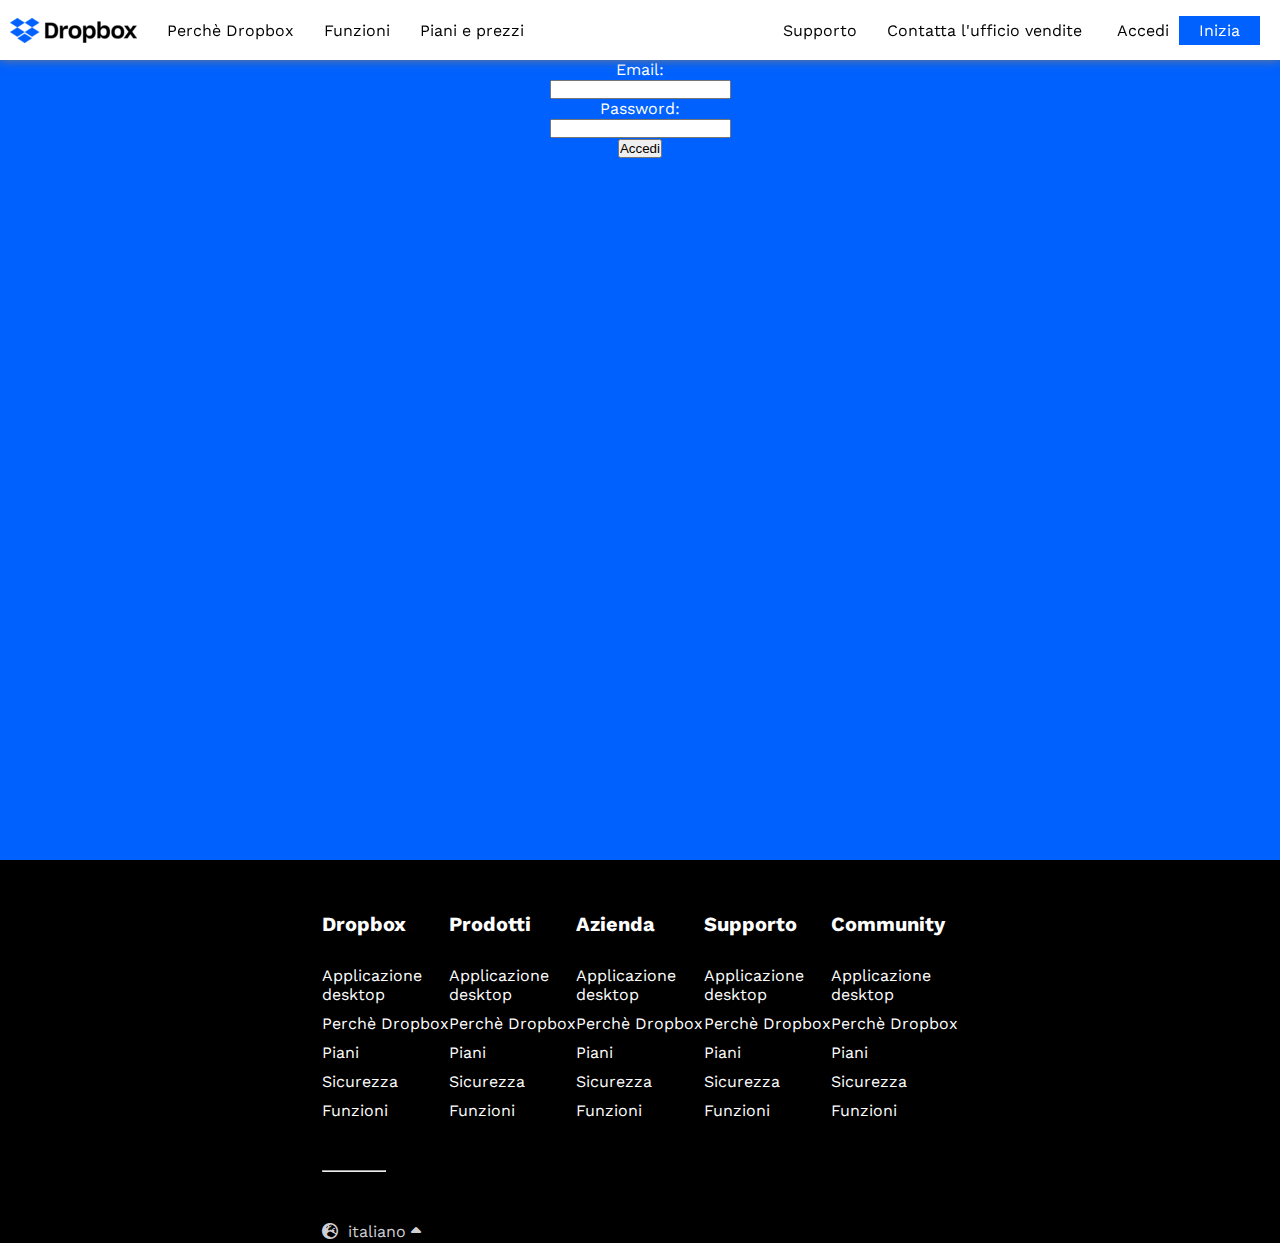
<file: Bonus/login.html>
<!DOCTYPE html>
<html lang="en">

<head>
    <meta charset="UTF-8">
    <meta name="viewport" content="width=device-width, initial-scale=1.0">
    <link rel="preconnect" href="https://fonts.googleapis.com">
    <link rel="preconnect" href="https://fonts.gstatic.com" crossorigin>
    <link href="https://fonts.googleapis.com/css2?family=Work+Sans:ital,wght@0,100..900;1,100..900&display=swap"
        rel="stylesheet">
    <link rel="stylesheet" href="https://cdnjs.cloudflare.com/ajax/libs/font-awesome/6.7.2/css/all.min.css"
        integrity="sha512-Evv84Mr4kqVGRNSgIGL/F/aIDqQb7xQ2vcrdIwxfjThSH8CSR7PBEakCr51Ck+w+/U6swU2Im1vVX0SVk9ABhg=="
        crossorigin="anonymous" referrerpolicy="no-referrer" />

    <link rel="stylesheet" href="./css/style.css">
    <title>Dropbox</title>
</head>

<body class="debug">

    <header class="site_header">
        <div class="nav_header">
            <div class="logo_header">
                <!-- dare un tag a  all img cosi da riportare  -->
                <a class="ancor_logo" href="./index.html"><img src="./img/logo-small.png" alt="Logo Dropbox"></a>

                <div class="list_left_header">
                    <!-- dare un hoover al ogni parola della lista dove esce una baretta sotto la parola -->
                    <ul class="list_flex list_left">
                        <li><a href="./perchè.html">Perchè Dropbox</a></li>
                        <li><a href="">Funzioni</a></li>
                        <li><a href="">Piani e prezzi</a></li>
                    </ul>
                </div>
            </div>
            <div class="list_right_header">
                <ul class="list_flex list_right">
                    <li><a href="">Supporto</a></li>
                    <li><a href="">Contatta l'ufficio vendite</a></li>

                </ul>
                <div class="button">
                    <span><a href="./login.html">Accedi</a>
                    </span><span class="bt_blue"><a href="">Inizia</a></span>
                </div>

            </div>

        </div>

    </header>

    <main class="site_main_login">
        <div class="container">
            <div class="container_login">
                <form action="">
                    <label for="email">Email:</label><br>
                    <input type="email" id="email" name="email"><br>
                    <label for="password">Password:</label><br>
                    <input type="password" id="password" name="password"><br>
                    <input type="submit" value="Accedi">
                </form>
            </div>
        </div>


    </main>


    <footer class="site_footer">
        <div class="container_footer ">
            <div class="container_list_footer">
                <div class="list_dropbox list_footer ">

                    <div class="title_list_footer title_list_dropbox">
                        <h4>Dropbox</h4>
                    </div>
                    <ul>
                        <li><a href="">Applicazione desktop</a></li>
                        <li><a href="">Perchè Dropbox</a></li>
                        <li><a href="">Piani</a></li>
                        <li><a href="">Sicurezza</a></li>
                        <li><a href="">Funzioni</a></li>
                    </ul>

                </div>

                <div class="list_Prodotti list_footer ">
                    <div class="title_list_footer title_list_dropbox">
                        <h4>Prodotti</h4>
                    </div>
                    <ul>
                        <li><a href="">Applicazione desktop</a></li>
                        <li><a href="">Perchè Dropbox</a></li>
                        <li><a href="">Piani</a></li>
                        <li><a href="">Sicurezza</a></li>
                        <li><a href="">Funzioni</a></li>
                    </ul>

                </div>

                <div class="list_agency list_footer ">
                    <div class="title_list_footer title_list_dropbox">
                        <h4>Azienda</h4>
                    </div>
                    <ul>
                        <li><a href="">Applicazione desktop</a></li>
                        <li><a href="">Perchè Dropbox</a></li>
                        <li><a href="">Piani</a></li>
                        <li><a href="">Sicurezza</a></li>
                        <li><a href="">Funzioni</a></li>
                    </ul>

                </div>
                <div class="list_support list_footer ">
                    <div class="title_list_footer title_list_dropbox">
                        <h4>Supporto</h4>
                    </div>
                    <ul>
                        <li><a href="">Applicazione desktop</a></li>
                        <li><a href="">Perchè Dropbox</a></li>
                        <li><a href="">Piani</a></li>
                        <li><a href="">Sicurezza</a></li>
                        <li><a href="">Funzioni</a></li>
                    </ul>

                </div>
                <div class="list_community list_footer ">
                    <div class="title_list_footer title_list_dropbox">
                        <h4>Community</h4>
                    </div>
                    <ul>
                        <li><a href="">Applicazione desktop</a></li>
                        <li><a href="">Perchè Dropbox</a></li>
                        <li><a href="">Piani</a></li>
                        <li><a href="">Sicurezza</a></li>
                        <li><a href="">Funzioni</a></li>
                    </ul>

                </div>
            </div>
            <div class="end_footer">
                <hr>
                <div class="select_lenguage">
                    <i class="fa-solid fa-earth-europe"></i>
                    <span>italiano <i class="fa-solid fa-caret-up"></i></span>
                </div>
            </div>
        </div>


    </footer>


</body>

</html>
</file>
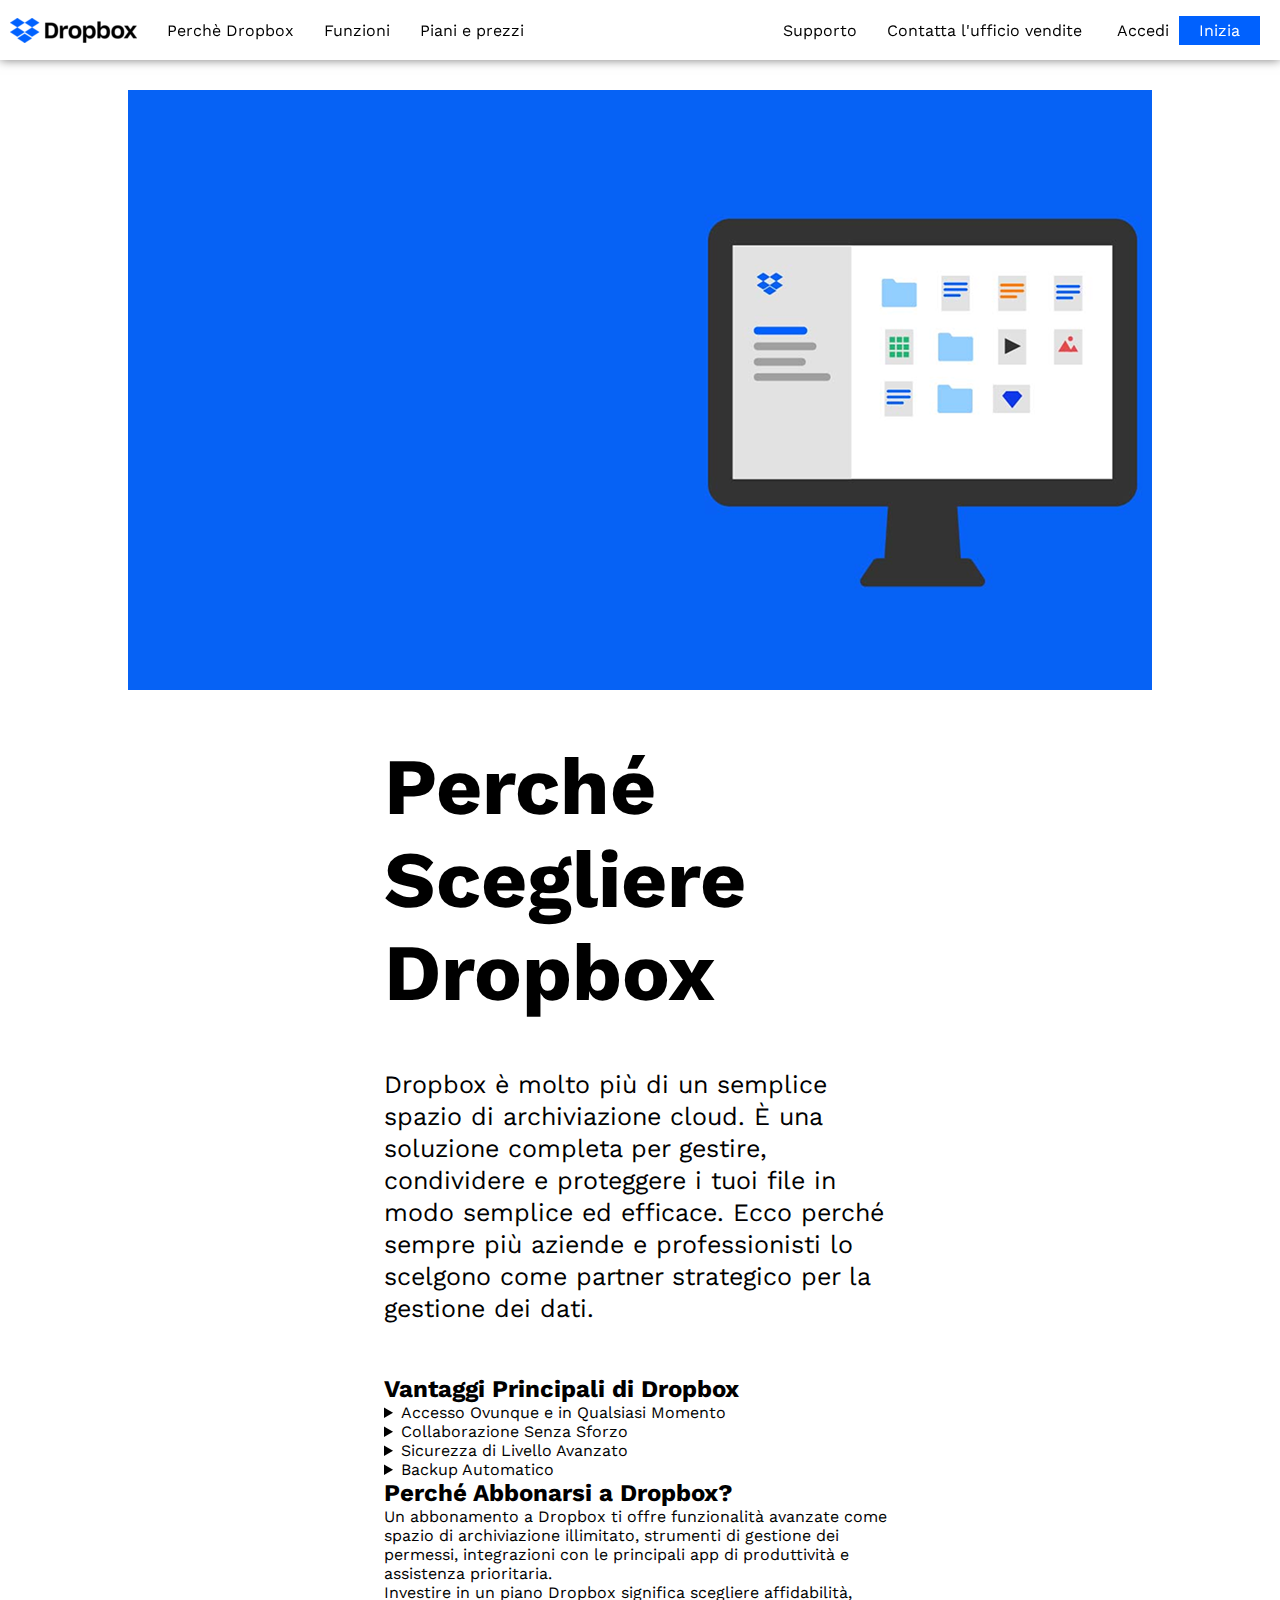
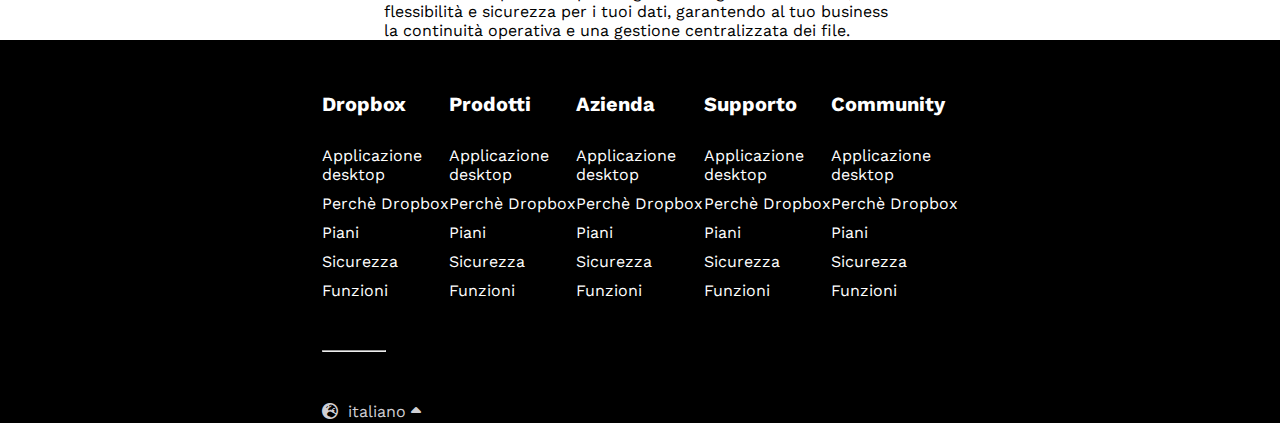
<file: Bonus/perchè.html>
<!DOCTYPE html>
<html lang="en">

<head>
    <meta charset="UTF-8">
    <meta name="viewport" content="width=device-width, initial-scale=1.0">
    <link rel="preconnect" href="https://fonts.googleapis.com">
    <link rel="preconnect" href="https://fonts.gstatic.com" crossorigin>
    <link href="https://fonts.googleapis.com/css2?family=Work+Sans:ital,wght@0,100..900;1,100..900&display=swap"
        rel="stylesheet">
    <link rel="stylesheet" href="https://cdnjs.cloudflare.com/ajax/libs/font-awesome/6.7.2/css/all.min.css"
        integrity="sha512-Evv84Mr4kqVGRNSgIGL/F/aIDqQb7xQ2vcrdIwxfjThSH8CSR7PBEakCr51Ck+w+/U6swU2Im1vVX0SVk9ABhg=="
        crossorigin="anonymous" referrerpolicy="no-referrer" />

    <link rel="stylesheet" href="./css/style.css">
    <title>Dropbox</title>
</head>

<body class="debug">

    <header class="site_header">
        <div class="nav_header">
            <div class="logo_header">
                <!-- dare un tag a  all img cosi da riportare  -->
                <a class="ancor_logo" href="./index.html"><img src="./img/logo-small.png" alt="Logo Dropbox"></a>

                <div class="list_left_header">
                    <!-- dare un hoover al ogni parola della lista dove esce una baretta sotto la parola -->
                    <ul class="list_flex list_left">
                        <li><a href="">Perchè Dropbox</a></li>
                        <li><a href="">Funzioni</a></li>
                        <li><a href="">Piani e prezzi</a></li>
                    </ul>
                </div>
            </div>
            <div class="list_right_header">
                <ul class="list_flex list_right">
                    <li><a href="">Supporto</a></li>
                    <li><a href="">Contatta l'ufficio vendite</a></li>

                </ul>
                <div class="button">
                    <span><a href="">Accedi</a>
                    </span><span class="bt_blue"><a href="">Inizia</a></span>
                </div>

            </div>

        </div>

    </header>

    <main class="site_main_because">

        <div class="container_sections_because">
            <div class="hero_img">

            </div>
            <div class="sections_because">

                <section class="up_section">
                    <div class="title_section_because">
                        <h1>Perché Scegliere Dropbox</h1>
                    </div>
                    <div class="txt_section_because">
                        <p>Dropbox è molto più di un semplice spazio di archiviazione cloud. È una soluzione completa
                            per
                            gestire, condividere e
                            proteggere i tuoi file in modo semplice ed efficace. Ecco perché sempre più aziende e
                            professionisti
                            lo scelgono come
                            partner strategico per la gestione dei dati.</p>
                    </div>
                </section>
                <section>
                    <div class="points">
                        <div class="points_title">
                            <div class="title_points">
                                <h2>Vantaggi Principali di Dropbox</h2>
                            </div>
                        </div>
                        <div class="list_points">
                            <details>
                                <summary>
                                    Accesso Ovunque e in Qualsiasi Momento
                                </summary>
                                <p>Con Dropbox, puoi accedere ai tuoi file da qualsiasi dispositivo: computer,
                                    smartphone o
                                    tablet. Il tutto sincronizzato
                                    in tempo reale per garantire che tu abbia sempre l'ultima versione dei tuoi
                                    documenti.
                                </p>
                            </details>
                            <details>
                                <summary>Collaborazione Senza Sforzo</summary>
                                <p>Lavora sui progetti insieme al tuo team in tempo reale. Puoi condividere file in modo
                                    sicuro,
                                    lasciare commenti e
                                    monitorare le modifiche per mantenere tutti allineati.</p>
                            </details>
                            <details>
                                <summary>Sicurezza di Livello Avanzato</summary>
                                <p>La protezione dei dati è una priorità assoluta. Dropbox utilizza crittografia
                                    avanzata e
                                    strumenti di monitoraggio per
                                    garantire che i tuoi file siano al sicuro da accessi non autorizzati.</p>
                            </details>
                            <details>
                                <summary>Backup Automatico</summary>
                                <p>Non rischiare di perdere dati importanti. Dropbox salva automaticamente le versioni
                                    precedenti dei tuoi file,
                                    permettendoti di recuperare facilmente documenti modificati o eliminati per errore.
                                </p>
                            </details>
                        </div>

                    </div>
                </section>

                <section>
                    <div class="end_content">
                        <div class="title_end_content">
                            <h2>Perché Abbonarsi a Dropbox?</h2>
                        </div>
                        <div class="text_end_content">
                            <p>Un abbonamento a Dropbox ti offre funzionalità avanzate come spazio di archiviazione
                                illimitato,
                                strumenti di gestione
                                dei permessi, integrazioni con le principali app di produttività e assistenza
                                prioritaria.
                                <br>
                                Investire in un piano Dropbox significa scegliere affidabilità, flessibilità e sicurezza
                                per
                                i
                                tuoi dati, garantendo al
                                tuo business la continuità operativa e una gestione centralizzata dei file.
                            </p>
                        </div>
                    </div>
                </section>
            </div>
        </div>

    </main>


    <footer class="site_footer">
        <div class="container_footer ">
            <div class="container_list_footer">
                <div class="list_dropbox list_footer ">

                    <div class="title_list_footer title_list_dropbox">
                        <h4>Dropbox</h4>
                    </div>
                    <ul>
                        <li><a href="">Applicazione desktop</a></li>
                        <li><a href="">Perchè Dropbox</a></li>
                        <li><a href="">Piani</a></li>
                        <li><a href="">Sicurezza</a></li>
                        <li><a href="">Funzioni</a></li>
                    </ul>

                </div>

                <div class="list_Prodotti list_footer ">
                    <div class="title_list_footer title_list_dropbox">
                        <h4>Prodotti</h4>
                    </div>
                    <ul>
                        <li><a href="">Applicazione desktop</a></li>
                        <li><a href="">Perchè Dropbox</a></li>
                        <li><a href="">Piani</a></li>
                        <li><a href="">Sicurezza</a></li>
                        <li><a href="">Funzioni</a></li>
                    </ul>

                </div>

                <div class="list_agency list_footer ">
                    <div class="title_list_footer title_list_dropbox">
                        <h4>Azienda</h4>
                    </div>
                    <ul>
                        <li><a href="">Applicazione desktop</a></li>
                        <li><a href="">Perchè Dropbox</a></li>
                        <li><a href="">Piani</a></li>
                        <li><a href="">Sicurezza</a></li>
                        <li><a href="">Funzioni</a></li>
                    </ul>

                </div>
                <div class="list_support list_footer ">
                    <div class="title_list_footer title_list_dropbox">
                        <h4>Supporto</h4>
                    </div>
                    <ul>
                        <li><a href="">Applicazione desktop</a></li>
                        <li><a href="">Perchè Dropbox</a></li>
                        <li><a href="">Piani</a></li>
                        <li><a href="">Sicurezza</a></li>
                        <li><a href="">Funzioni</a></li>
                    </ul>

                </div>
                <div class="list_community list_footer ">
                    <div class="title_list_footer title_list_dropbox">
                        <h4>Community</h4>
                    </div>
                    <ul>
                        <li><a href="">Applicazione desktop</a></li>
                        <li><a href="">Perchè Dropbox</a></li>
                        <li><a href="">Piani</a></li>
                        <li><a href="">Sicurezza</a></li>
                        <li><a href="">Funzioni</a></li>
                    </ul>

                </div>
            </div>
            <div class="end_footer">
                <hr>
                <div class="select_lenguage">
                    <i class="fa-solid fa-earth-europe"></i>
                    <span>italiano <i class="fa-solid fa-caret-up"></i></span>
                </div>
            </div>
        </div>


    </footer>


</body>

</html>
</file>
<file: css/style.css>
* {
  margin: 0;
  padding: 0;
  box-sizing: border-box;
}
:root {
  --border-debug: 2px solid grey;
}
.debug {
  .site_header {
    border: var(--border-debug);
    background-color: aqua;
  }
  .site_main {
    border: var(--border-debug);
    background-color: lightcoral;
  }
  .container_desc_img_jumbo {
    border: var(--border-debug);
    .img_jumbo,
    .desc_jumbo {
      border: var(--border-debug);
    }
  }
  .site_main {
    .container_sections {
      background-color: red;
      border: var(--border-debug);
    }
  }
  .site_footer {
    background-color: lightslategrey;
    border: var(--border-debug);
    min-height: 550px;
  }
  .plan {
    background-color: beige;
    border: var(--border-debug);
    .plans_payement {
      border: var(--border-debug);
      background-color: cadetblue;
    }
  }
}
.d_flex {
  display: flex;
  flex-wrap: wrap;
}

.list_flex {
  display: flex;
  gap: 30px;
  list-style: none;
}

/* larghezza media della colonna */
.col-6 {
  width: calc(100% / 12 * 6);
  margin-left: 50px;
}
.col-12 {
  width: calc(100% / 12 * 12);
}

.col-3 {
  width: calc(100% / 12 * 3);

  margin: 10px 49px;
}
.col-4 {
  width: calc(100% / 12 * 4);
  border: var(--border-debug);
  background-color: lightsalmon;
}

body {
  font-family: sans-serif;
}
.site_header {
  height: 60px;
  .nav_header {
    height: 100%;
    display: flex;
    justify-content: space-between;
    align-items: center;
    padding: 10px;
    position: sticky;
    top: 0;
    left: 0;

    .list_right_header {
      display: flex;
      gap: 30px;
      .button {
        span {
          margin: 0px 5px;
        }
        .bt_blue {
          color: white;
          padding: 5px 20px;
          background-color: blue;
        }
        a {
          text-decoration: none;
          color: black;
        }
      }
    }
  }

  .logo_header {
    display: flex;
    align-items: center;
    gap: 30px;
    img {
      vertical-align: middle;
    }
  }
  .list_flex a {
    color: black;
    text-decoration: none;
  }
}

.site_main {
  .jumbo {
    background-color: lightskyblue;
    min-height: 540px;
  }
  .container_desc_jumbo {
    width: 50%;
    margin: 0 auto;
  }
  .container_desc_img_jumbo {
    display: flex;
  }
  .desc_jumbo {
  }
  .img_jumbo {
    margin-bottom: -4rem;
  }
  .img_jumbo img {
    width: 100%;
  }
  .container_sections {
    max-width: 1200px;
    margin: 0 auto;
    height: 100%;
    .plan {
      .plans_payament {
        display: flex;
        .plan_col {
          border: var(--border-debug);
          .plan_type {
            text-align: center;
          }
        }
      }
    }
    .desc_plan_professional {
      padding: 10px 20px;
      .info_price_plan {
        .info_title_plan {
          margin-bottom: 10px;
        }
        .list_title_plan ul {
          list-style-type: none;
        }

        .list_title_plan li {
          padding: 5px 0;
        }
      }
      .try_trial {
        background-color: aqua;
        margin-top: 30px;
        padding-top: 10px;
      }
      .points_plane {
        margin-top: 30px;
        .title_section_point {
          padding: 22px 0;
        }
        .list_point {
          ul {
            list-style: none;
          }

          li {
            display: flex;
            gap: 5px;
            padding-top: 8px;
            i {
              color: #0061fe;
            }
          }
        }
      }
    }

    .desc_plan_advanced {
      padding: 10px 20px;
      .info_price_plan {
        .info_title_plan {
          margin-bottom: 10px;
        }
        .list_title_plan ul {
          list-style: none;
        }
        .list_title_plan li {
          padding: 5px 0;
        }
      }
      .try_trial {
        background-color: aqua;
        margin-top: 30px;
        padding-top: 10px;
      }
      .points_plane {
        margin-top: 30px;
        .title_section_point {
          padding: 22px 0;
        }
        .list_point {
          ul {
            list-style: none;
          }
          li {
            display: flex;
            gap: 5px;
            padding-top: 8px;
            i {
              color: #0061fe;
            }
          }
        }
      }
    }

    .desc_plan_enterprise {
      padding: 10px 20px;
      .info_price_plan {
        .info_title_plan {
          margin-bottom: 10px;
        }
        .list_title_plan ul {
          list-style: none;
        }
        .list_title_plan li {
          padding: 5px 0;
        }
      }
      .try_trial {
        background-color: aqua;
        margin-top: 30px;
        padding-top: 10px;
      }
      .points_plane {
        margin-top: 30px;
        .title_section_point {
          padding: 22px 0;
        }
        .list_point {
          ul {
            list-style: none;
          }
          li {
            display: flex;
            gap: 5px;
            padding-top: 8px;
            i {
              color: #0061fe;
            }
          }
        }
      }
    }
    .desc_lis_plan {
      ul {
        list-style: none;
        li {
          padding-top: 8px;
        }
      }
    }
  }
  .col_team_enterprise {
    border: 2px solid black;
    margin-top: 40px;
    .icon_plan {
      text-align: center;
      border-bottom: 2px solid black;

      padding: 10px;
    }
    .col_int_team {
      padding: 10px;
    }
  }
  .cta {
    .butt_blue {
      background-color: blue;
      padding: 20px 10px;
    }
  }
  .partner_drop {
    margin-top: 160px;
    margin-bottom: 120px;
  }
  .container_partner {
    .cont_img {
      width: 60%;
    }
    .text_partner {
      width: 40%;
      padding: 40px;
    }
    .title_partner {
      width: 75%;
      font-size: 1.5rem;
    }
    .desc_partner {
      padding-top: 20px;
      width: 75%;
    }
    .cont_img img {
      width: 100%;
    }
  }
  .more_cards {
    margin-bottom: 150px;
    .col-3 {
      .img_card img {
        width: 100%;
      }
      .title_card {
        padding-bottom: 30px;
      }
      .desc_card {
        line-height: 1.25rem;
        padding-right: 14px;
      }
    }
  }
  .scopri {
    padding-left: 50px;
    .title_scopri {
      max-width: 37%;
    }
    .call_to_action {
      margin: 20px 0;
    }
  }
}
</file>
<file: Bonus/css/style.css>
* {
  margin: 0;
  padding: 0;
  box-sizing: border-box;
}
:root {
  --border-debug: 1px solid grey;
  --bg-bt-blue: #0061fe;
}

/* .debug {
  .site_header {
    border: var(--border-debug);
    background-color: aqua;
  }
  .site_main {
    border: var(--border-debug);
    background-color: lightcoral;
  }
  .container_desc_img_jumbo {
    border: var(--border-debug);
    .img_jumbo,
    .desc_jumbo {
      border: var(--border-debug);
    }
  }
  .site_main {
    .container_sections {
      background-color: red;
      border: var(--border-debug);
    }
  }
  .site_footer {
    background-color: lightslategrey;
    border: var(--border-debug);
    min-height: 550px;
  }
  .plan {
    background-color: beige;
    border: var(--border-debug);
    .plans_payement {
      border: var(--border-debug);
      background-color: cadetblue;
    }
  }
} */
.d_flex {
  display: flex;
  flex-wrap: wrap;
}
.d_flexx {
  display: flex;
}

.list_flex {
  display: flex;
  gap: 30px;
  list-style: none;
}

/* larghezza media della colonna */
.col-6 {
  width: calc(100% / 12 * 6);
}
.col-5 {
  width: calc(100% / 12 * 5);
}

.col-7 {
  width: calc(100% / 12 * 7);
}

.col-12 {
  width: calc(100% / 12 * 12);
}

.col-3 {
  width: calc(100% / 12 * 3);

  margin: 10px 0px 0px 0px;
}
.col-4 {
  width: calc(100% / 12 * 4);
  padding: 17px;
  margin-top: 10px;
}

body {
  font-family: "Work Sans", sans-serif;
}
.site_header {
  background-color: white;
  position: sticky;
  top: 0;
  left: 0;
  height: 60px;
  box-shadow: 0px 0px 10px rgb(123, 122, 122);
  .nav_header {
    height: 100%;
    display: flex;
    justify-content: space-between;
    align-items: center;
    padding: 10px;

    .list_right_header {
      display: flex;
      gap: 30px;
      .button {
        a {
          color: black;
          text-decoration: none;
        }
        a:hover {
          color: var(--bg-bt-blue);
        }

        margin: 0px 5px;
        .bt_blue {
          background-color: var(--bg-bt-blue);
          text-align: center;
          padding: 5px 20px;
          margin: 0px 5px 0px 5px;
          a {
            text-decoration: none;
            color: white;
            border: none;
          }
        }
        .bt_blue:hover {
          background-color: white;
          a {
            color: var(--bg-bt-blue);
          }
        }
        .else {
          margin-top: 30px;
          a {
            color: var(--bg-bt-blue);
          }
        }
      }
    }
  }

  .logo_header {
    display: flex;
    align-items: center;
    gap: 30px;
    img {
      vertical-align: middle;
    }
  }
  .list_flex a {
    color: black;
    text-decoration: none;
  }
  a:hover {
    color: var(--bg-bt-blue);
    border-bottom: 2px solid black;
    padding-bottom: 18px;
  }
  .ancor_logo:hover {
    border: none;
    padding: 0;
  }
}

.site_main {
  .jumbo {
    background-color: #b4d0e6;
    padding-top: 83px;
  }
  .container_desc_jumbo {
    width: 50%;
    margin: 0 auto;
    .title_jumbo {
      font-size: 38px;
      margin-bottom: 50px;
    }
  }
  .container_desc_img_jumbo {
    display: flex;
  }
  .desc_jumbo {
    .txt_jumbo {
      margin-top: 20px;
      margin-bottom: 20px;
    }
    .bt_blue {
      max-width: 62%;
      background-color: var(--bg-bt-blue);
      text-align: center;
      padding: 10px;
      margin-top: 30px;
      margin-bottom: 10px;
      a {
        text-decoration: none;
        color: white;
        border: none;
      }
    }
    .bt_blue:hover {
      background-color: white;
      a {
        color: var(--bg-bt-blue);
      }
    }
    .else {
      margin-top: 30px;
      a {
        color: var(--bg-bt-blue);
      }
    }
    .button_cancel {
      margin-top: 50px;
      margin-bottom: 10px;
      a {
        text-decoration: none;
        color: black;
      }
      a:hover {
        color: #0061fe;
      }
    }
    .down_arrow {
      margin-top: 40px;
      margin-bottom: 10px;
      padding-top: 50px;

      a {
        color: black;
        font-size: 50px;
      }
    }
  }
  .img_jumbo {
    margin-bottom: -4rem;
  }
  .img_jumbo img {
    width: 100%;
    padding-top: 22px;
  }
  .container_sections {
    max-width: 1200px;
    margin: 86px auto;
    height: 100%;
    padding: 5px;
    .plan {
      .title_section_plan {
        font-size: 35px;
        padding: 10px 0px 30px;
      }
      .option_payement {
        padding: 10px 0px 30px;
        .circle {
          display: flex;
          gap: 50px;
          .circle_blue {
            display: inline-block;
            vertical-align: middle;
            height: 20px;
            width: 20px;
            border-radius: 50%;
            border: 5px solid #0061fe;
            margin-right: 5px;
          }
          .circle_grey {
            display: inline-block;
            vertical-align: middle;
            height: 20px;
            width: 20px;
            border-radius: 50%;
            border: 1px solid gray;
            margin-right: 5px;
          }
        }
      }
      .plans_payament {
        display: flex;
        margin: 0 -1rem;
        .plan_col {
          .plan_type {
            border-top: 1px solid #d0cfd4;
            border-right: 1px solid #d0cfd4;
            border-left: 1px solid #d0cfd4;
            text-align: center;
            min-height: 30px;
            padding: 10px;
            i {
              padding-right: 5px;
              vertical-align: middle;
            }
          }
          .bt_blue {
            background-color: var(--bg-bt-blue);
            text-align: center;
            padding: 10px;
            a {
              text-decoration: none;
              color: white;
              border: none;
            }
          }
          .bt_blue:hover {
            background-color: white;
            a {
              color: var(--bg-bt-blue);
            }
          }
          .else {
            margin-top: 30px;
            a {
              color: var(--bg-bt-blue);
            }
          }
        }
      }
      .desc_plan_professional {
        padding: 10px 42px;
        min-height: 100%;
        border: 1px solid #d0cfd4;
        .info_price_plan {
          .info_title_plan {
            margin-bottom: 10px;
          }
          .list_title_plan ul {
            list-style-type: none;
            .txt_grey {
              color: lightslategray;
            }
          }

          .list_title_plan li {
            padding: 5px 0;
          }
        }
        .try_trial {
          margin-top: 30px;
          padding-top: 10px;
          .bt_try_blue {
            background-color: var(--bg-bt-blue);
            text-align: center;
            padding: 10px;
            a {
              text-decoration: none;
              color: white;
              border: none;
            }
          }
          .bt_try_blue:hover {
            background-color: white;
            a {
              color: var(--bg-bt-blue);
            }
          }
          .else {
            margin-top: 30px;
            a {
              color: var(--bg-bt-blue);
            }
          }
        }
        .points_plane {
          margin-top: 30px;
          .title_section_point {
            padding: 22px 0;
          }
          .list_point {
            ul {
              list-style: none;
            }

            li {
              display: flex;
              gap: 5px;
              padding-top: 8px;
              i {
                color: #0061fe;
              }
            }
          }
        }
        hr {
          color: #e3e2e7;
          margin-top: 30px;
          max-width: 20%;
        }
      }

      .desc_plan_advanced {
        padding: 10px 42px;
        border: 1px solid #d0cfd4;
        min-height: 100%;
        .info_price_plan {
          .info_title_plan {
            margin-bottom: 10px;
          }
          .list_title_plan ul {
            list-style: none;
            .txt_grey {
              color: lightslategray;
            }
          }
          .list_title_plan li {
            padding: 5px 0;
          }
        }
        .try_trial {
          margin-top: 30px;
          padding-top: 10px;
        }
        .points_plane {
          margin-top: 30px;
          .title_section_point {
            padding: 22px 0;
          }
          .list_point {
            ul {
              list-style: none;
            }
            li {
              display: flex;
              gap: 5px;
              padding-top: 8px;
              i {
                color: #0061fe;
              }
            }
          }
        }
        hr {
          color: #e3e2e7;
          margin-top: 30px;
          max-width: 20%;
        }
      }

      .desc_plan_enterprise {
        border: 1px solid #d0cfd4;
        padding: 10px 42px;
        min-height: 100%;
        .info_price_plan {
          .info_title_plan {
            margin-bottom: 10px;
          }
          .list_title_plan ul {
            list-style: none;
            .txt_grey {
              color: lightslategray;
            }
          }
          .list_title_plan li {
            padding: 5px 0;
          }
        }
        .try_trial {
          margin-top: 30px;
          padding-top: 10px;
          .bt_try_blue {
            background-color: var(--bg-bt-blue);
            text-align: center;
            padding: 10px;
            a {
              text-decoration: none;
              color: white;
              border: none;
            }
          }
          .bt_try_blue:hover {
            background-color: white;
            a {
              color: var(--bg-bt-blue);
            }
          }
          .else {
            margin-top: 30px;
            a {
              color: var(--bg-bt-blue);
            }
          }
        }
        .points_plane {
          margin-top: 30px;
          .title_section_point {
            padding: 22px 0;
          }
          .list_point {
            ul {
              list-style: none;
            }
            li {
              display: flex;
              gap: 5px;
              padding-top: 8px;
              i {
                color: #0061fe;
              }
            }
          }
        }
        hr {
          color: #e3e2e7;
          margin-top: 30px;
          max-width: 20%;
        }
      }
      .desc_lis_plan {
        ul {
          list-style: none;
          li {
            display: flex;
            gap: 5px;
            padding-top: 20px;
          }
        }
      }
    }
    .col_team_enterprise {
      border: 1px solid #d0cfd4;
      margin-top: 40px;
      .icon_plan {
        text-align: center;
        border-bottom: 1px solid #d0cfd4;
        padding: 10px;
      }
      .big_plan_enter {
        display: flex;
        .desc_plan_team {
          .title_plan {
            padding: 20px 0px 20px 0px;
          }
          .desc_plan_team_enterspise {
            padding: 20px 0px 20px 0px;
          }
        }
        .btt {
          padding: 20px 0px 20px 0px;
          .bt_blue {
            background-color: var(--bg-bt-blue);
            text-align: center;
            padding: 10px 20px;

            a {
              text-decoration: none;
              color: white;
            }
          }
          .bt_blue:hover {
            background-color: white;
            a {
              color: var(--bg-bt-blue);
            }
          }
          .else {
            margin-top: 30px;
            a {
              color: var(--bg-bt-blue);
            }
          }
        }
      }

      .col_int_team {
        padding: 20px;
      }
    }
    .cta {
      .butt_blue {
        background-color: blue;
        padding: 20px 10px;
      }
    }
    .partner_drop {
      margin-top: 160px;
      margin-bottom: 120px;
    }
    .container_partner {
      .cont_img {
      }
      .text_partner {
        padding: 40px;
      }
      .title_partner {
        width: 75%;
        font-size: 1.5rem;
      }
      .desc_partner {
        padding-top: 20px;
        line-height: 1.25rem;
        .bt_partner {
          margin: 30px 0px;

          .bt_blue {
            background-color: white;
            text-align: center;
            padding: 10px 20px;
            border: 1px solid black;

            a {
              text-decoration: none;
              color: black;
            }
          }
          .bt_blue:hover {
            a {
              color: var(--bg-bt-blue);
            }
          }
          .else {
            margin-top: 30px;
            a {
              color: var(--bg-bt-blue);
            }
          }
        }
      }

      .cont_img img {
        width: 100%;
      }
    }
    .more_cards {
      margin-bottom: 150px;
      .title_section_cards {
        padding: 10px 0px 10px 0px;
        font-size: 23px;
      }
      .col-4 {
        .img_card img {
          width: 100%;
        }
        .title_card {
          padding-bottom: 30px;
        }
        .desc_card {
          line-height: 1.25rem;
          font-size: 15px;
        }
      }
    }
    .scopri {
      .title_scopri {
        font-size: 1.5rem;
        width: 100%;
        margin-bottom: 50px;
      }
      .call_to_action {
        margin: 20px 0;
        a {
          color: #0061fe;
        }
      }
    }
  }
}
/* inzio pagina because */
:root {
  --margin-top-bottom: 50px 0px 50px 0px;
  --small-margin-top-bottom: 20px 0px 20px 0px;
}

.site_main_because {
  .container_sections_because {
    max-width: 80%;
    margin: 0 auto;
    min-height: 1200px;

    .hero_img {
      background-image: url(./../img/JumboBecause.png);
      min-height: 600px;
      background-size: cover;

      margin-top: 30px;
    }

    .sections_because {
      max-width: 50%;
      margin: 0 auto;
      margin-top: 50px;

      .up_section {
        .title_section_because {
          margin: var(--margin-top-bottom);
          font-size: 40px;
        }
        .txt_section_because {
          margin: var(--margin-top-bottom);
          font-size: 25px;
          line-height: 2rem;
        }
      }
    }
    .mid_sections {
      .points {
        .points_title {
          margin: var(--margin-top-bottom);
          text-align: center;
          font-size: 25px;
        }
        .list_points {
          details {
            margin: var(--small-margin-top-bottom);
            padding: var(--small-margin-top-bottom);
            padding-right: 10px;
            padding-left: 10px;

            summary {
              font-size: 25px;
            }
            p {
              margin: var(--small-margin-top-bottom);
            }
          }
          details:open {
            box-shadow: 0px 0px 5px rgb(164, 163, 163);
          }
        }
      }
    }
    .end_section {
      .title_end_content {
        margin: var(--margin-top-bottom);
        text-align: center;
        font-size: 40px;
      }
      .text_end_content {
        margin: var(--margin-top-bottom);
        font-size: 25px;
        line-height: 2rem;
      }
    }
  }
}
/* fine pagina because */

.site_main_login {
  .container {
    background-color: #0061fe;
    min-height: 800px;
  }
  .container_login {
    margin: 0 auto;
    max-width: 80%;

    .img_login {
      img {
        width: 100%;
      }
    }
    form {
      text-align: center;
      border: none;
      label {
        color: white;
      }
    }
  }
}

.site_footer {
  background-color: black;
  .container_footer {
    width: 50%;
    margin: 0 auto;
    border: 2px dashed black;
    .container_list_footer {
      display: flex;
      width: 100%;
      justify-content: space-between;
      flex-wrap: wrap;
      padding-top: 50px;
      margin-bottom: 50px;
    }
    .list_footer {
      max-width: 20%;
    }
    .title_list_footer {
      color: white;
      font-size: 20px;
      margin-bottom: 20px;
    }
    .list_dropbox {
    }
    .list_footer li {
      list-style: none;
      padding-top: 10px;

      a {
        color: white;
        text-decoration: none;
      }
    }
  }
  .end_footer {
    hr {
      width: 10%;
      color: white;
      margin-bottom: 50px;
    }
    .select_lenguage {
      color: #d0cfd4;
      i {
        padding-right: 5px;
      }
    }
  }
}

/*media  */
@media screen and (max-width: 480px) {
  .site_header {
    .nav_header {
    }
  }

  .site_main {
    .jumbo {
      padding-top: 35px;
      .container_desc_jumbo {
        width: 100%;
        margin: 0 auto;
        display: flex;
        flex-wrap: wrap;
        padding: 0px 20px;
        .title_jumbo {
          margin: 0;
          font-size: 25px;
        }
        .container_desc_img_jumbo {
          flex-direction: column;
        }
      }
      .button_cancel {
        margin: 0;
        padding-top: 10px;
      }
      .down_arrow {
        margin: 0;
        padding-top: 10px;
      }
    }
    .container_sections {
      padding: 0px 20px;

      .container_partner {
        .text_partner {
          padding: 0px;
          padding-top: 10px;
          .title_partner {
            width: 100%;
            font-size: 23px;
          }
        }
      }

      .plan {
        .title_section_plan {
          font-size: 22px;
        }
      }
    }
    .mobile_responsive12 {
      width: calc(100% / 12 * 12);
    }
    .flex_column {
      flex-direction: column;
    }

    .title_section_cards {
      h1 {
        font-size: 23px;
      }
    }
    .mobile_responsive6 {
      width: calc(100% / 12 * 6);
    }
    .circle {
      font-size: 12px;
    }
  }

  .site_footer {
    .container_footer {
      width: 100%;
      font-size: 12px;
      h4 {
        font-size: 12px;
      }
    }
  }
}

@media screen and (max-width: 768px) {
  .site_header {
    .list_right_header {
      display: none;
    }
    .list_flex {
      display: none;
    }
  }

  .site_main {
    .jumbo {
      padding-top: 35px;
      .container_desc_jumbo {
        width: 100%;
        margin: 0 auto;
        display: flex;
        flex-wrap: wrap;
        padding: 0px 20px;
        .title_jumbo {
          margin: 0;
          font-size: 25px;
        }
        .container_desc_img_jumbo {
          flex-direction: column;
        }
      }
      .button_cancel {
        margin: 0;
        padding-top: 10px;
      }
      .down_arrow {
        margin: 0;
        padding-top: 10px;
      }
    }
    .container_sections {
      padding: 0px 20px;

      .container_partner {
        .text_partner {
          padding: 0px;
          padding-top: 10px;
          .title_partner {
            width: 100%;
            font-size: 23px;
          }
        }
      }

      .plan {
        .title_section_plan {
          font-size: 22px;
        }
      }
    }
    .mobile_responsive12 {
      width: calc(100% / 12 * 12);
    }
    .flex_column {
      flex-direction: column;
    }

    .title_section_cards {
      h1 {
        font-size: 23px;
      }
    }
    .mobile_responsive6 {
      width: calc(100% / 12 * 6);
    }
    .circle {
      font-size: 12px;
    }
  }

  .site_footer {
    .container_footer {
      width: 100%;
      font-size: 12px;
      h4 {
        font-size: 12px;
      }
    }
  }
}
@media screen and (max-width: 1200px) {
  .site_header {
    .list_right_header {
      display: none;
    }
    .list_flex {
      display: none;
    }
  }

  .site_main {
    .jumbo {
      padding-top: 35px;
      .container_desc_jumbo {
        width: 100%;
        margin: 0 auto;
        display: flex;
        flex-wrap: wrap;
        padding: 0px 20px;
        .title_jumbo {
          margin: 0;
          font-size: 25px;
        }
        .container_desc_img_jumbo {
          flex-direction: column;
        }
      }
      .button_cancel {
        margin: 0;
        padding-top: 10px;
      }
      .down_arrow {
        margin: 0;
        padding-top: 10px;
      }
    }
    .container_sections {
      padding: 0px 20px;

      .container_partner {
        .text_partner {
          padding: 0px;
          padding-top: 10px;
          .title_partner {
            width: 100%;
            font-size: 23px;
          }
        }
      }

      .plan {
        .title_section_plan {
          font-size: 22px;
        }
      }
    }
    .mobile_responsive12 {
      width: calc(100% / 12 * 12);
    }
    .flex_column {
      flex-direction: column;
    }

    .title_section_cards {
      h1 {
        font-size: 23px;
      }
    }
    .mobile_responsive6 {
      width: calc(100% / 12 * 6);
    }
    .circle {
      font-size: 12px;
    }
  }

  .site_footer {
    .container_footer {
      width: 100%;
      font-size: 12px;
      h4 {
        font-size: 12px;
      }
    }
  }
}
</file>
